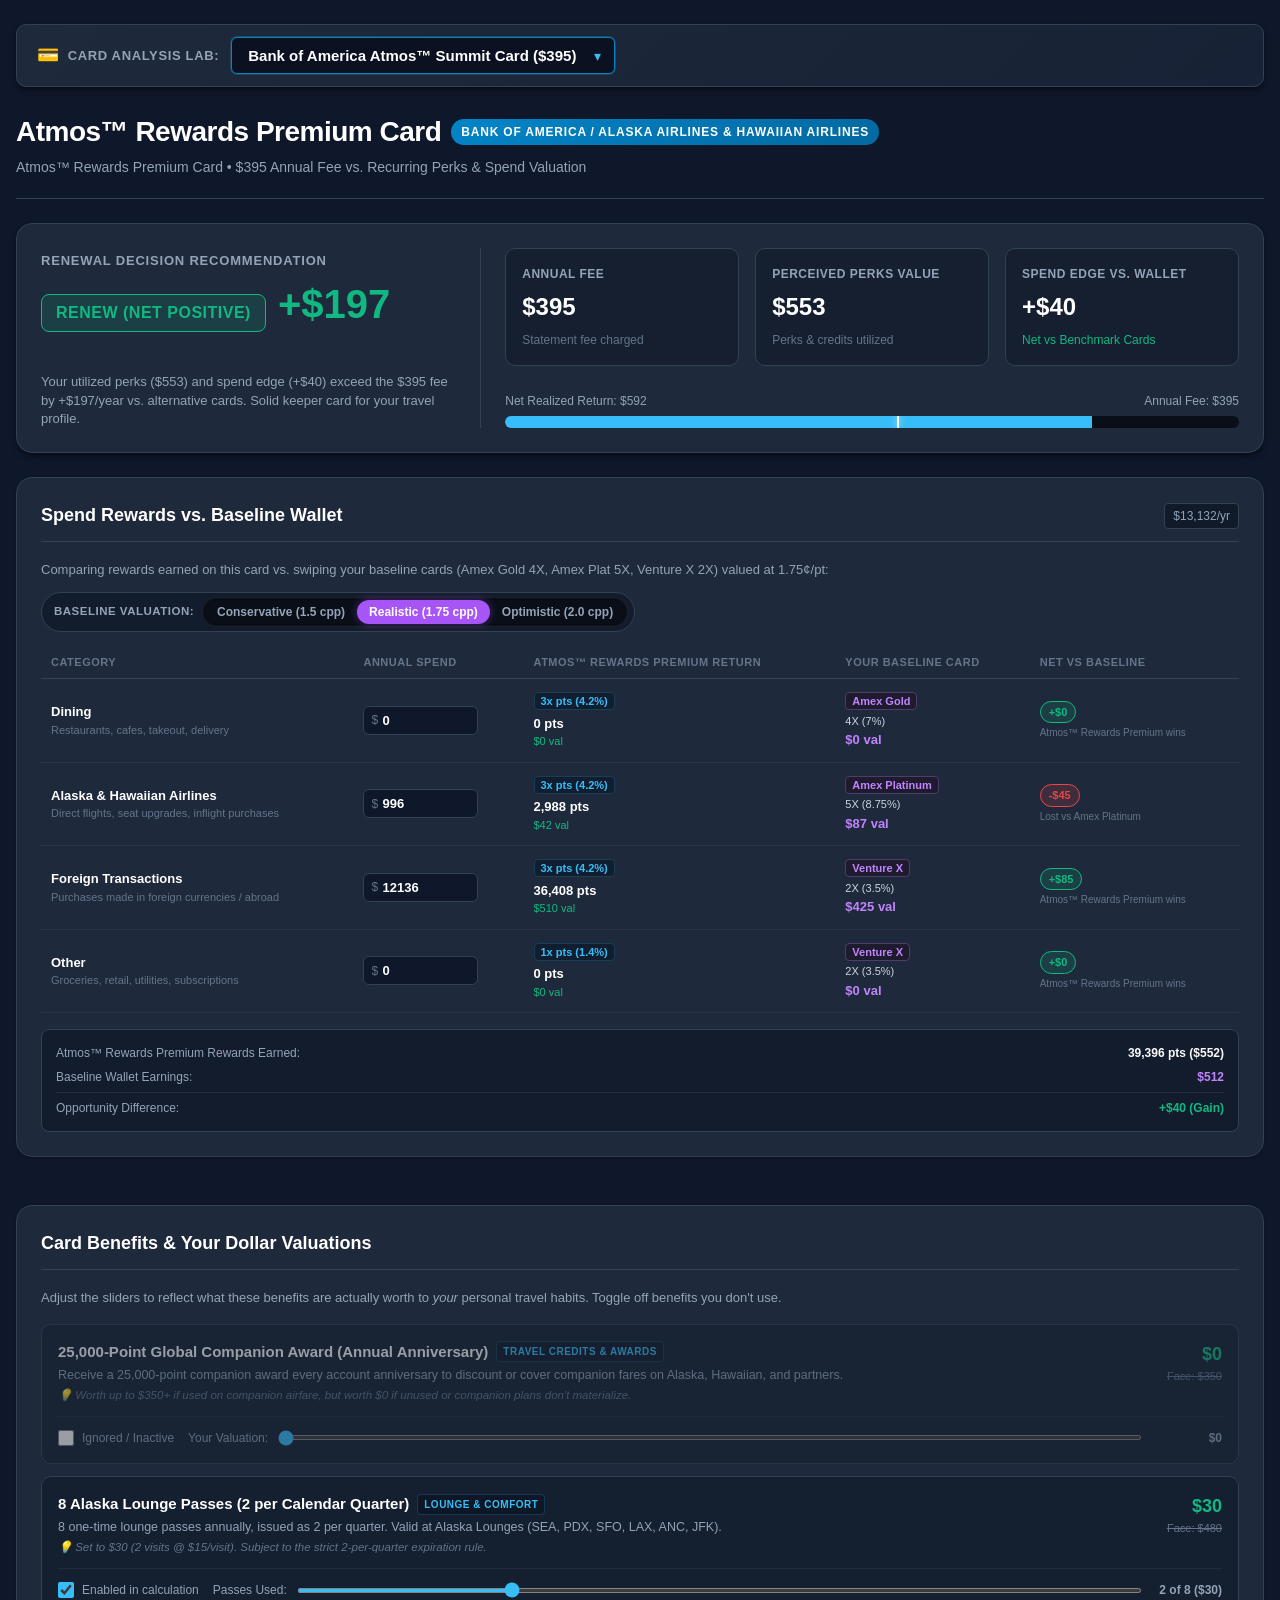
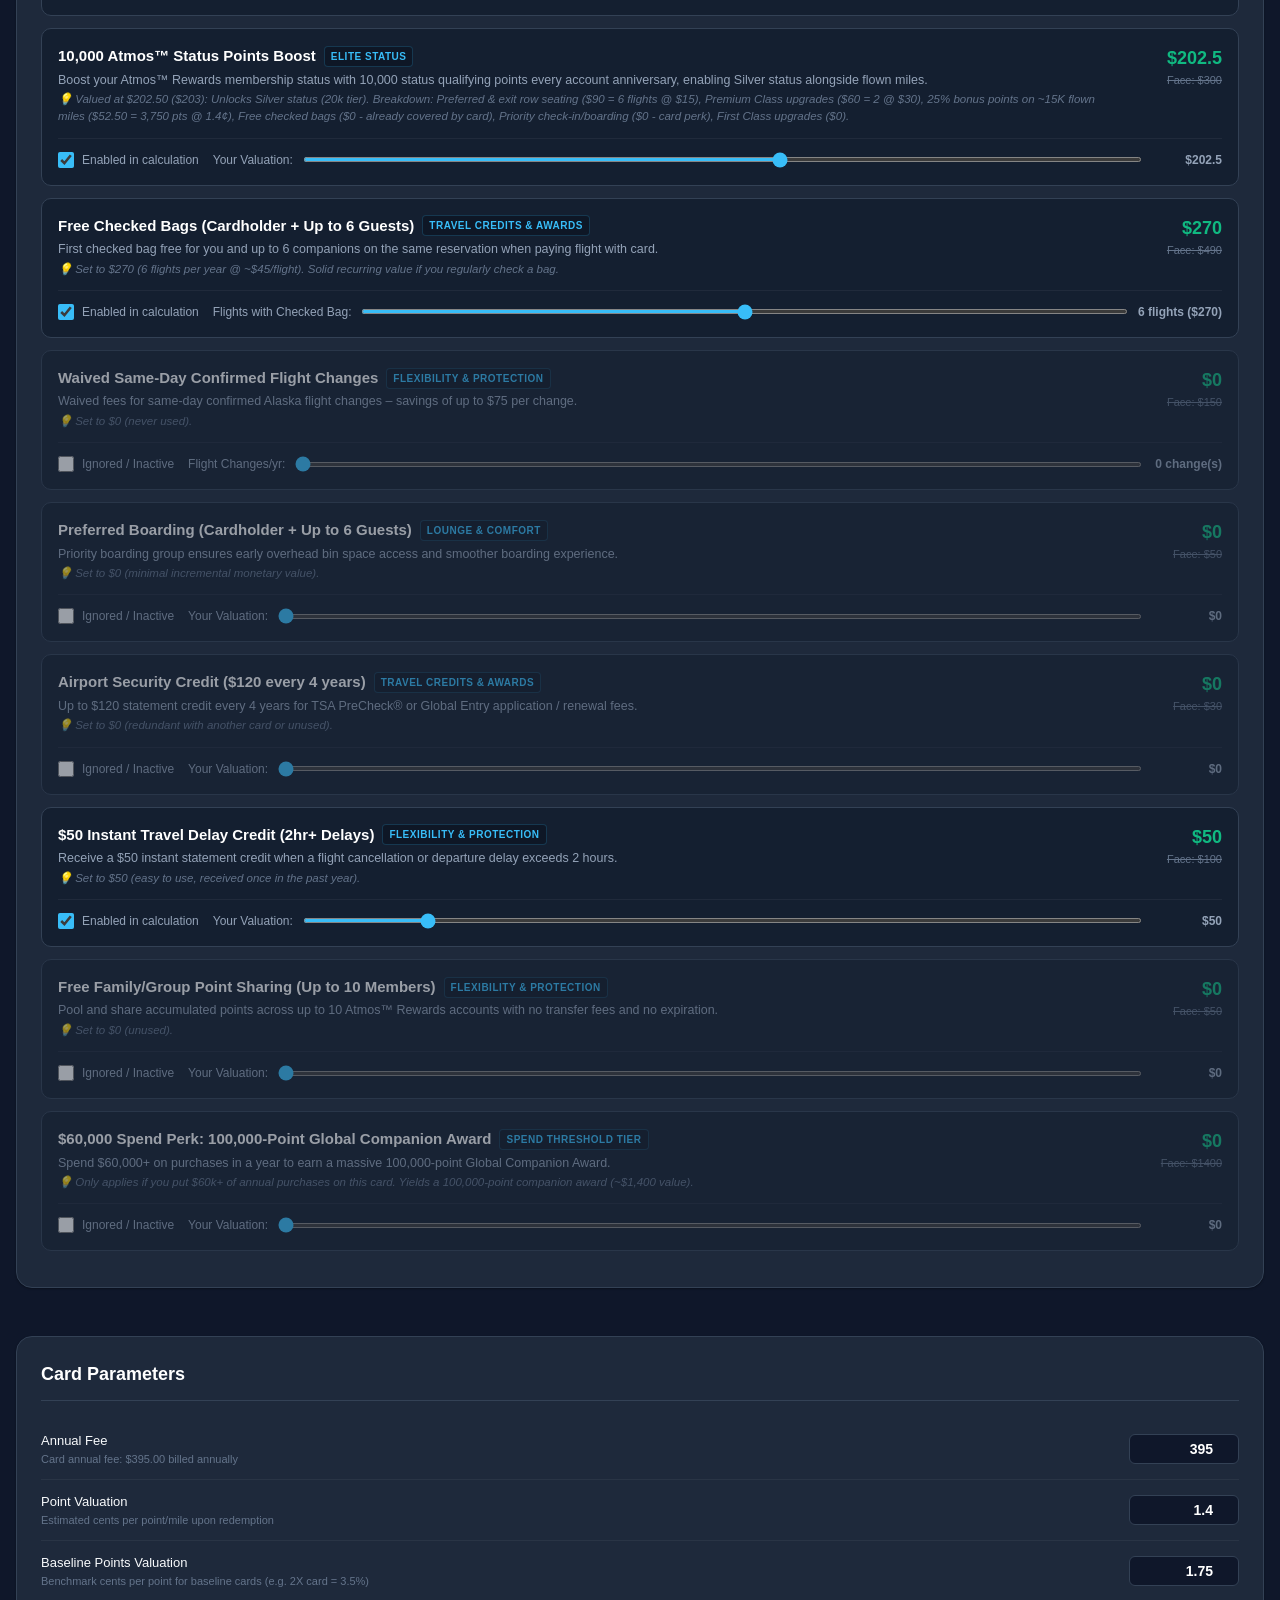
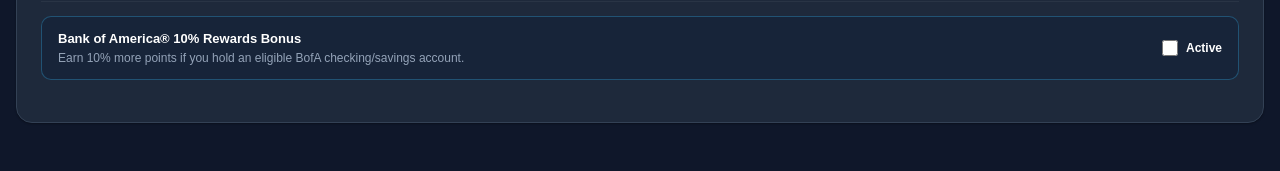
<file: index.html>
<!DOCTYPE html>
<html lang="en">
<head>
  <meta charset="UTF-8">
  <meta name="viewport" content="width=device-width, initial-scale=1.0">
  <title id="page-title">Credit Card Renewal ROI Analyzer</title>
  <link rel="stylesheet" href="styles.css">
</head>
<body>
  <div class="container">
    
    <!-- Card Selector Top Bar -->
    <nav class="card-selector-bar">
      <div class="selector-inner">
        <label for="card-selector" class="selector-label">
          <span class="selector-icon">💳</span>
          <span class="selector-title">Card Analysis Lab:</span>
        </label>
        <div class="select-wrapper">
          <select id="card-selector" class="card-select-dropdown" aria-label="Select Credit Card to Analyze">
            <!-- Populated dynamically from CARDS_REGISTRY -->
          </select>
        </div>
      </div>
    </nav>

    <!-- Top Header -->
    <header class="header">
      <div class="header-title-group">
        <h1 id="header-card-name">
          Credit Card ROI Analyzer
          <span class="badge-card" id="header-card-issuer">Issuer</span>
        </h1>
        <p class="header-subtitle" id="header-card-subtitle">
          Annual Fee vs Recurring Perks & Spend Valuation Model
        </p>
      </div>
    </header>

    <!-- Hero Verdict Banner -->
    <section class="verdict-banner">
      <div class="verdict-main">
        <div>
          <span class="verdict-label">Renewal Decision Recommendation</span>
          <div class="verdict-status">
            <span id="verdict-pill" class="verdict-pill renew">CALCULATING</span>
            <span id="verdict-amount" class="verdict-amount positive">$0</span>
          </div>
        </div>
        <p id="verdict-explanation" class="verdict-explanation">
          Calculating your net return based on perceived benefit values and spend patterns...
        </p>
      </div>

      <!-- KPI Summary Cards -->
      <div class="kpi-grid">
        <div class="kpi-card">
          <span class="kpi-title">Annual Fee</span>
          <span id="kpi-annual-fee" class="kpi-value">$0</span>
          <span class="kpi-sub" id="kpi-fee-sub">Statement fee charged</span>
        </div>

        <div class="kpi-card">
          <span class="kpi-title">Perceived Perks Value</span>
          <span id="kpi-total-benefits" class="kpi-value">$0</span>
          <span class="kpi-sub" id="kpi-benefits-sub">Perks & credits utilized</span>
        </div>

        <div class="kpi-card">
          <span class="kpi-title">Spend Edge vs. Wallet</span>
          <span id="kpi-spend-rewards" class="kpi-value">$0</span>
          <span id="kpi-spend-inc" class="kpi-sub">vs Benchmark Cards</span>
        </div>

        <!-- Progress Bar: Value vs Fee -->
        <div class="roi-bar-container">
          <div class="roi-bar-labels">
            <span id="bar-label-total">Total Return: $0</span>
            <span id="bar-label-fee">Annual Fee: $0</span>
          </div>
          <div class="roi-bar-track">
            <div id="bar-perks" class="roi-bar-fill bar-perks" style="width: 0%;"></div>
            <div id="bar-spend" class="roi-bar-fill bar-spend" style="width: 0%;"></div>
            <div id="bar-fee-marker" class="roi-marker" style="left: 0%;" title="Annual Fee Break-even Point"></div>
          </div>
        </div>
      </div>
    </section>

    <!-- Main Content: Single Column Layout -->
    <div class="main-layout">

      <!-- Section 1: Spend Rewards vs. Baseline Wallet -->
      <div class="section-card">
        <div class="section-header">
          <div class="section-title">
            <span>Spend Rewards vs. Baseline Wallet</span>
          </div>
          <span class="section-badge" id="spend-total-annual">$0/yr</span>
        </div>

        <div class="spend-controls-bar">
          <p style="font-size: 13px; color: var(--text-muted); margin-bottom: 0;" id="spend-comparison-desc">
            Comparing rewards earned on this card vs. swiping your baseline cards (Amex Gold 4X, Amex Plat 5X, Venture X 2X):
          </p>
          <div class="baseline-sensitivity-box">
            <span class="baseline-sensitivity-label">Baseline Valuation:</span>
            <div class="mode-toggle baseline-toggle-group" id="baseline-toggle-container">
              <button type="button" class="mode-btn baseline-btn" data-baseline-tier="conservative" title="Conservative valuation: 1.5¢/pt (2X = 3.0%, 4X = 6.0%, 5X = 7.5%)">Conservative (1.5 cpp)</button>
              <button type="button" class="mode-btn baseline-btn active" data-baseline-tier="realistic" title="Realistic valuation: 1.75¢/pt (2X = 3.5%, 4X = 7.0%, 5X = 8.75%)">Realistic (1.75 cpp)</button>
              <button type="button" class="mode-btn baseline-btn" data-baseline-tier="optimistic" title="Optimistic valuation: 2.0¢/pt (2X = 4.0%, 4X = 8.0%, 5X = 10.0%)">Optimistic (2.0 cpp)</button>
            </div>
          </div>
        </div>

        <table class="spend-table">
          <thead>
            <tr>
              <th>Category</th>
              <th>Annual Spend</th>
              <th id="th-card-return">Card Return</th>
              <th>Your Baseline Card</th>
              <th>Net vs Baseline</th>
            </tr>
          </thead>
          <tbody id="spend-tbody">
            <!-- Populated dynamically -->
          </tbody>
        </table>

        <div style="background:#131c2c; padding:14px; border-radius:8px; border:1px solid var(--border-color); font-size:12px; color:var(--text-muted);">
          <div style="display:flex; justify-content:space-between; margin-bottom:6px;">
            <span id="spend-rewards-label">Card Rewards Earned:</span>
            <strong id="spend-points-total" style="color:var(--text-main);">0 pts ($0)</strong>
          </div>
          <div style="display:flex; justify-content:space-between; margin-bottom:6px;">
            <span>Baseline Wallet Earnings:</span>
            <strong id="spend-baseline-total" style="color:#c084fc;">$0</strong>
          </div>
          <div style="display:flex; justify-content:space-between; padding-top:6px; border-top:1px solid rgba(255,255,255,0.08);">
            <span>Opportunity Difference:</span>
            <strong id="spend-net-advantage" style="font-weight:700;">$0</strong>
          </div>
        </div>
      </div>

      <!-- Section 2: Card Benefits & Your Dollar Valuations -->
      <div class="section-card">
        <div class="section-header">
          <div class="section-title">
            <span>Card Benefits & Your Dollar Valuations</span>
          </div>
        </div>

        <p style="font-size: 13px; color: var(--text-muted); margin-bottom: 16px;">
          Adjust the sliders to reflect what these benefits are actually worth to <em>your</em> personal travel habits. Toggle off benefits you don't use.
        </p>

        <div id="benefits-list-container">
          <!-- Populated dynamically by app.js -->
        </div>
      </div>

      <!-- Section 3: Card Parameters -->
      <div class="section-card">
        <div class="section-header">
          <div class="section-title">
            <span>Card Parameters</span>
          </div>
        </div>

        <div class="setting-row">
          <div>
            <div class="setting-label">Annual Fee</div>
            <div class="setting-subtext" id="setting-fee-subtext">Verified statement fee billed annually</div>
          </div>
          <div class="setting-control">
            <input type="number" id="input-annual-fee" value="395" step="5">
          </div>
        </div>

        <div class="setting-row">
          <div>
            <div class="setting-label" id="setting-point-label">Point Valuation</div>
            <div class="setting-subtext" id="setting-point-subtext">Estimated cents per point/mile upon redemption</div>
          </div>
          <div class="setting-control">
            <input type="number" id="input-point-val" value="1.4" step="0.1" min="0.5" max="3.0">
          </div>
        </div>

        <div class="setting-row">
          <div>
            <div class="setting-label">Baseline Points Valuation</div>
            <div class="setting-subtext" id="setting-baseline-subtext">Benchmark cents per point for baseline cards (Amex MR / Capital One miles)</div>
          </div>
          <div class="setting-control">
            <input type="number" id="input-baseline-cpp" value="1.75" step="0.05" min="0.5" max="3.0">
          </div>
        </div>

        <!-- Bank / Relationship Bonus Callout -->
        <div class="bofa-bonus-box" id="relationship-bonus-box" style="margin-top: 14px;">
          <div>
            <div class="bofa-title" id="relationship-bonus-title">Bank of America® 10% Rewards Bonus</div>
            <div class="bofa-desc" id="relationship-bonus-desc">Earn 10% more points if you hold an eligible BofA checking/savings account.</div>
          </div>
          <label class="toggle-switch">
            <input type="checkbox" id="toggle-bofa-bonus">
            <span style="color:#fff; font-weight:600;">Active</span>
          </label>
        </div>
      </div>

    </div>
  </div>

  <!-- Scripts -->
  <script src="cards-registry.js"></script>
  <script src="bofa-atmos-summit/card-data.js"></script>
  <script src="bofa-atmos-ascent/card-data.js"></script>
  <script src="citi-strata-elite/card-data.js"></script>
  <script src="app.js"></script>
</body>
</html>
</file>
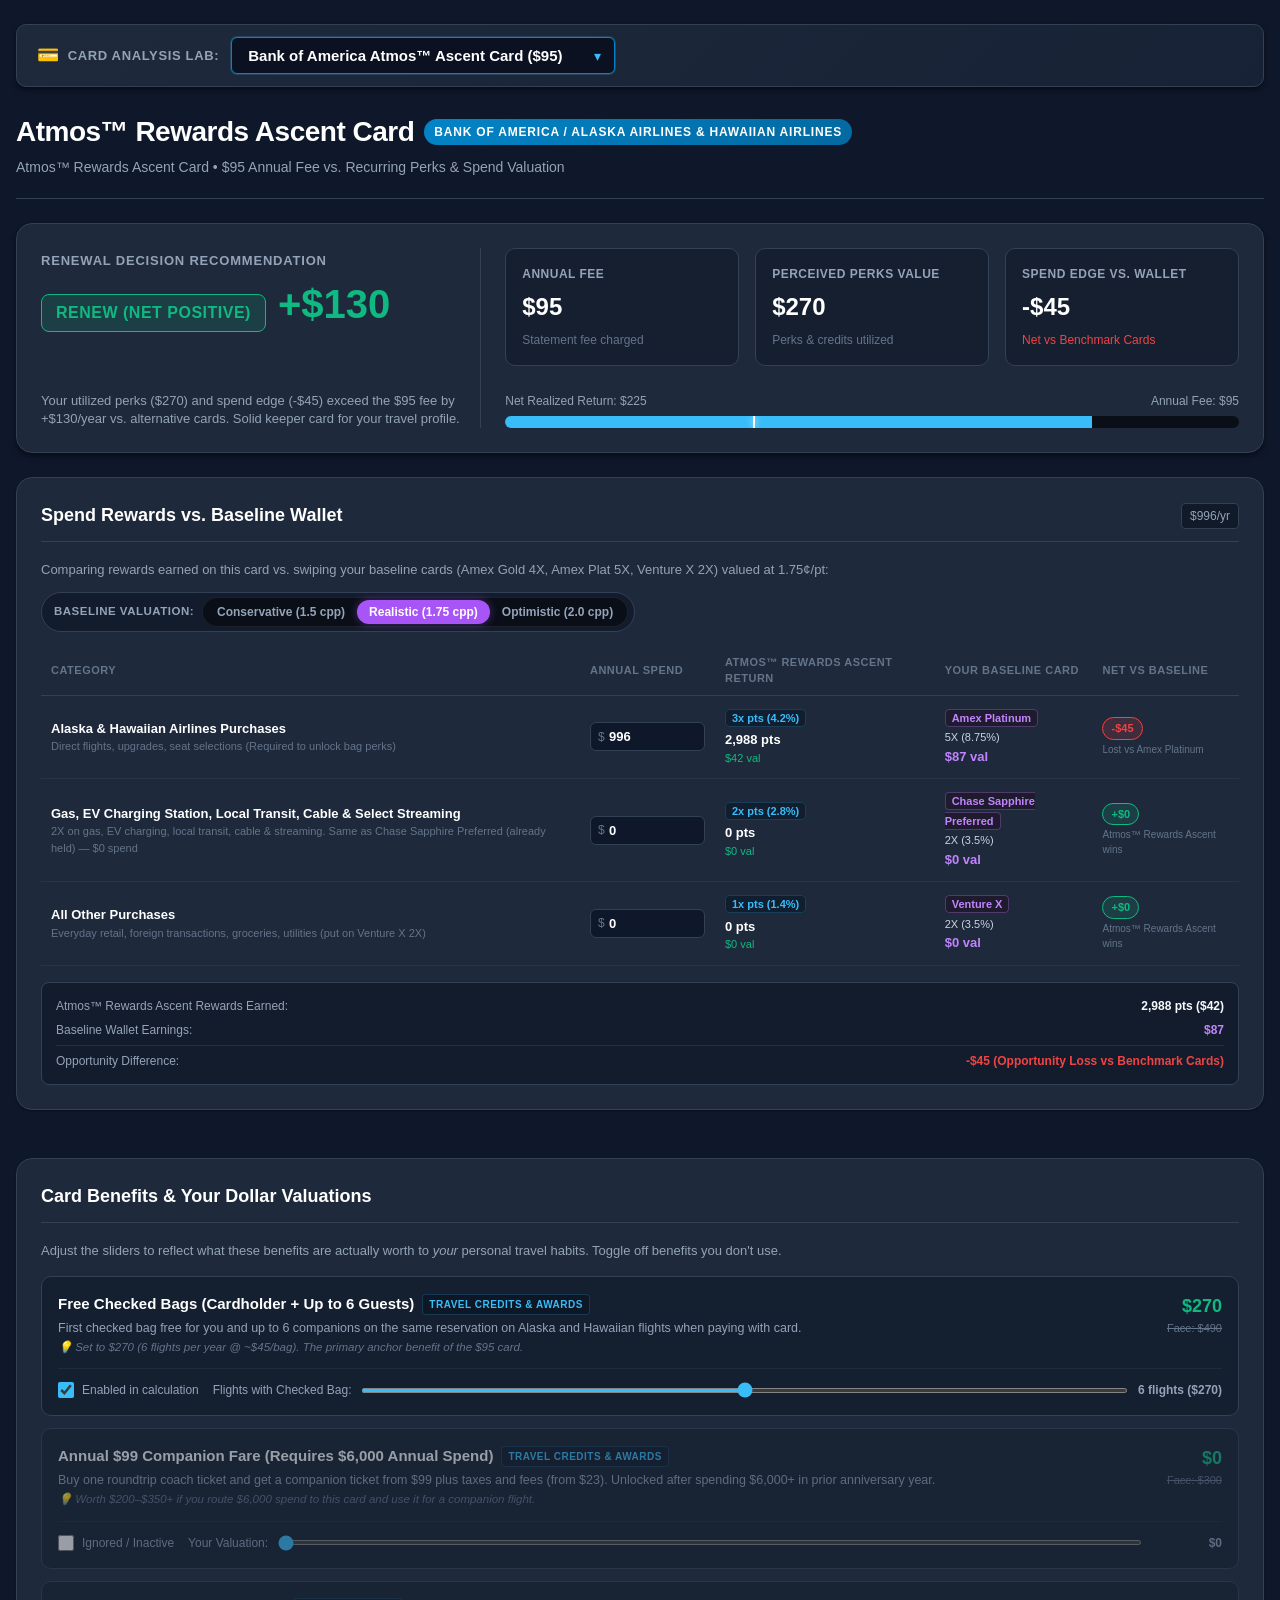
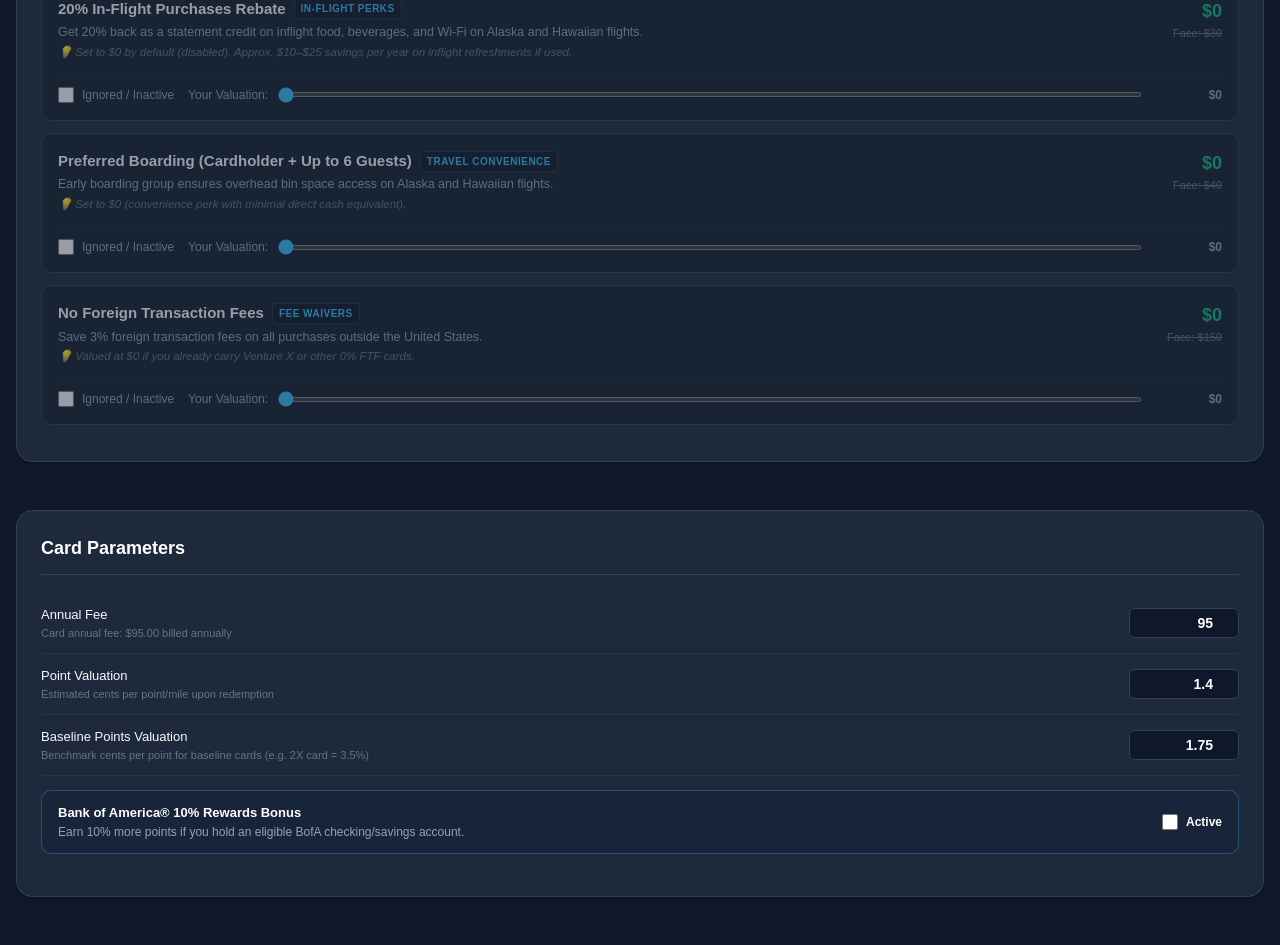
<file: bofa-atmos-ascent/index.html>
<!DOCTYPE html>
<html lang="en">
<head>
  <meta charset="UTF-8">
  <meta http-equiv="refresh" content="0; url=../index.html?card=bofa-atmos-ascent">
  <title>Redirecting to Atmos™ Ascent ROI Analysis...</title>
  <script>
    window.location.replace('../index.html?card=bofa-atmos-ascent');
  </script>
</head>
<body style="background:#0a0f1d; color:#94a3b8; font-family:sans-serif; text-align:center; padding-top:60px;">
  <h2>Loading Atmos™ Ascent Card ROI Analysis...</h2>
  <p><a href="../index.html?card=bofa-atmos-ascent" style="color:#38bdf8;">Click here if you are not redirected automatically</a>.</p>
</body>
</html>
</file>
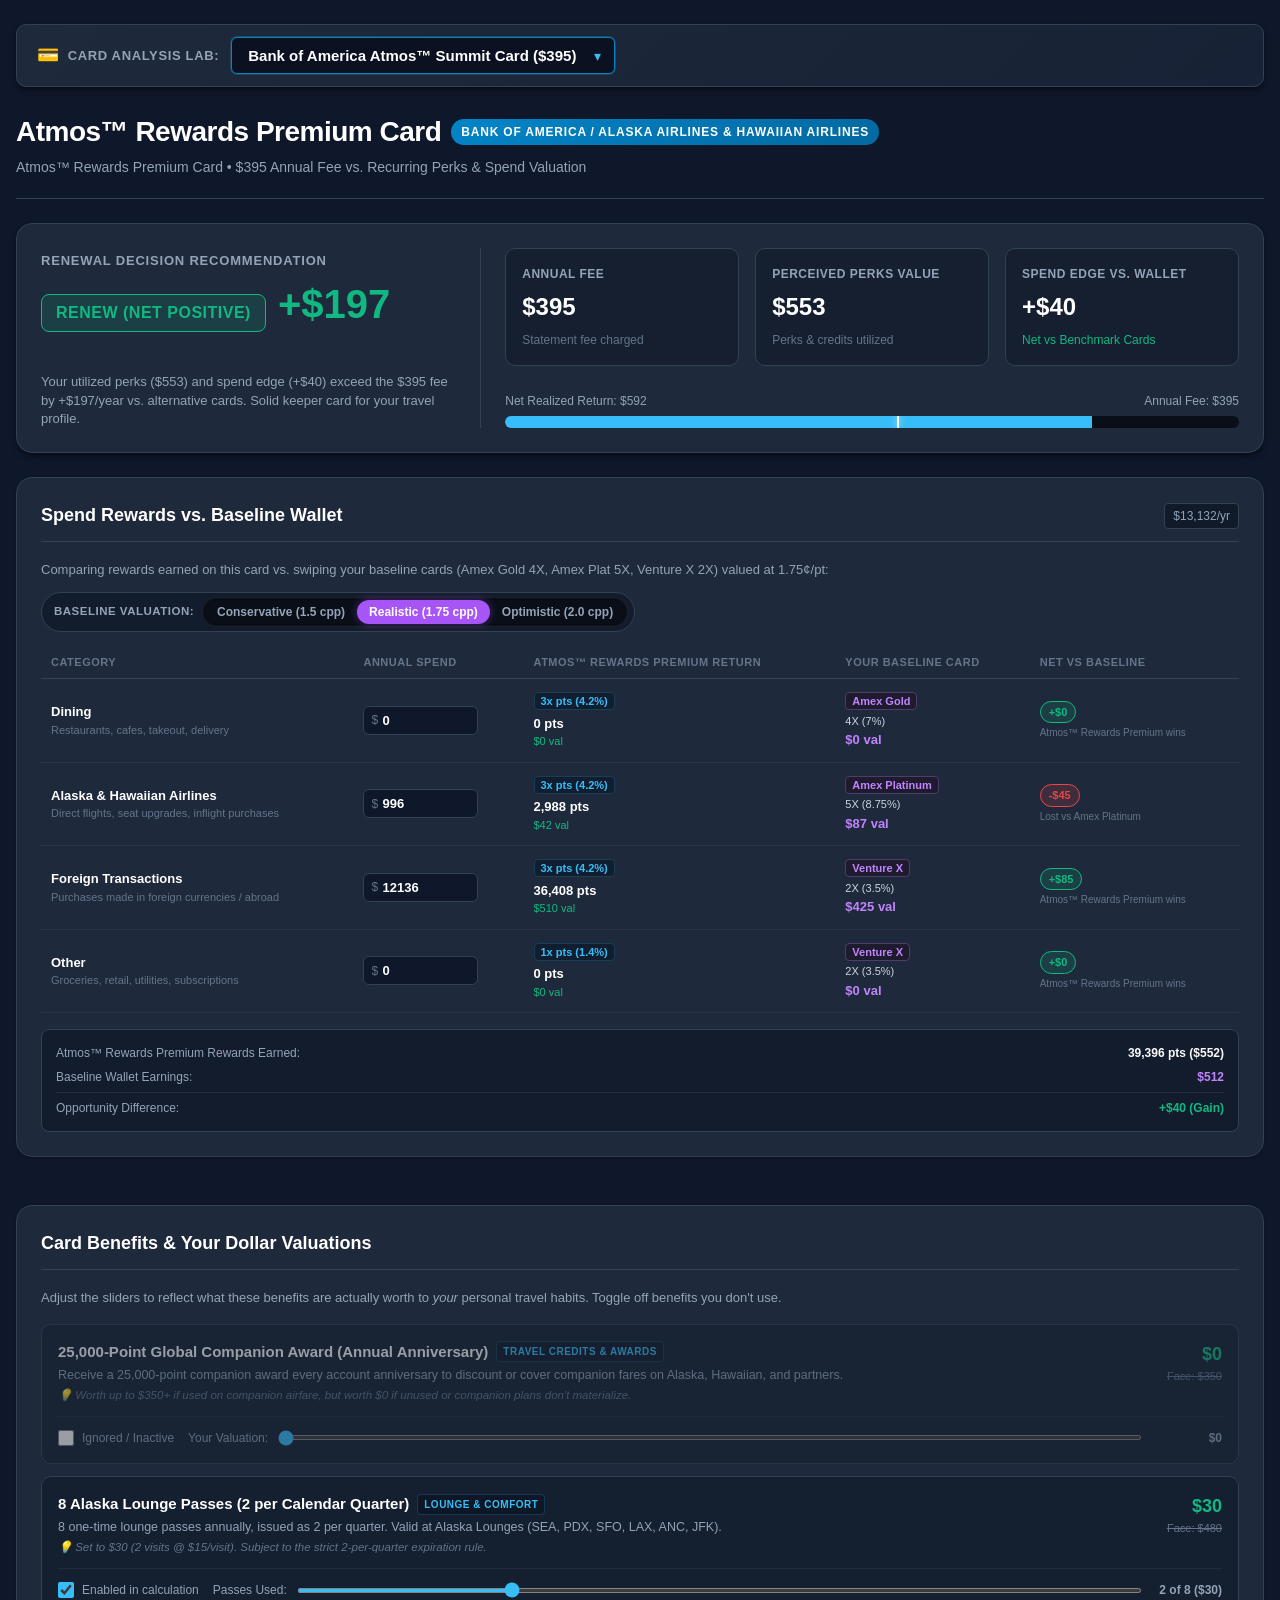
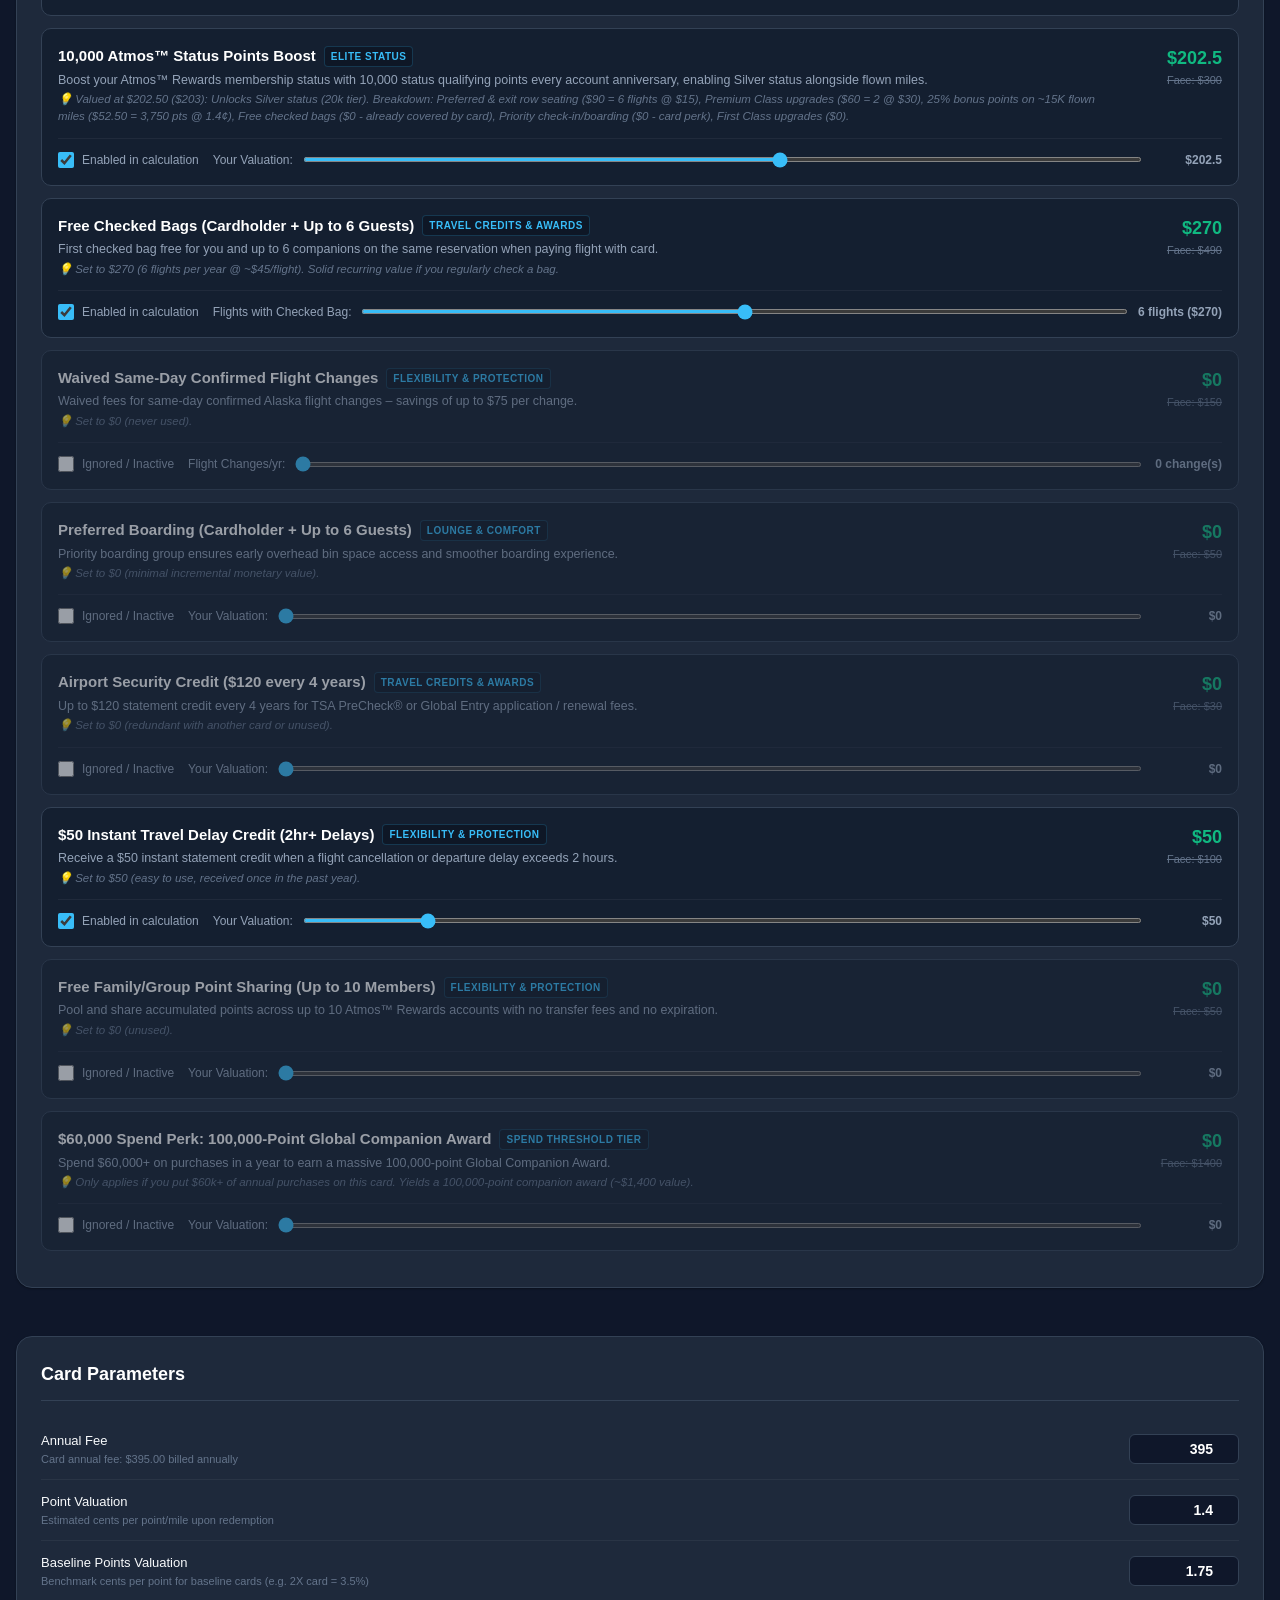
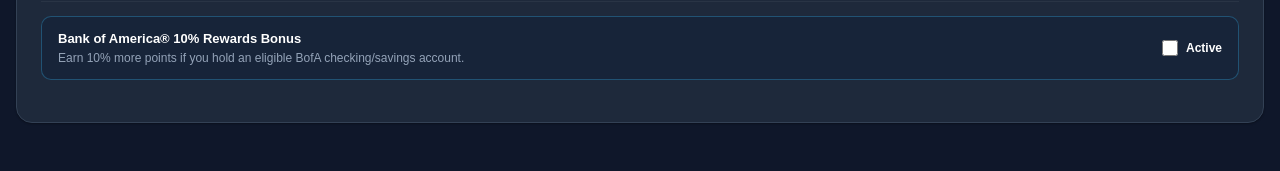
<file: bofa-atmos-summit/index.html>
<!DOCTYPE html>
<html lang="en">
<head>
  <meta charset="UTF-8">
  <meta http-equiv="refresh" content="0; url=../index.html?card=bofa-atmos-summit">
  <title>Redirecting to Atmos™ Summit ROI Analysis...</title>
  <script>
    window.location.replace('../index.html?card=bofa-atmos-summit');
  </script>
</head>
<body style="background:#0a0f1d; color:#94a3b8; font-family:sans-serif; text-align:center; padding-top:60px;">
  <h2>Loading Atmos™ Summit Card ROI Analysis...</h2>
  <p><a href="../index.html?card=bofa-atmos-summit" style="color:#38bdf8;">Click here if you are not redirected automatically</a>.</p>
</body>
</html>
</file>
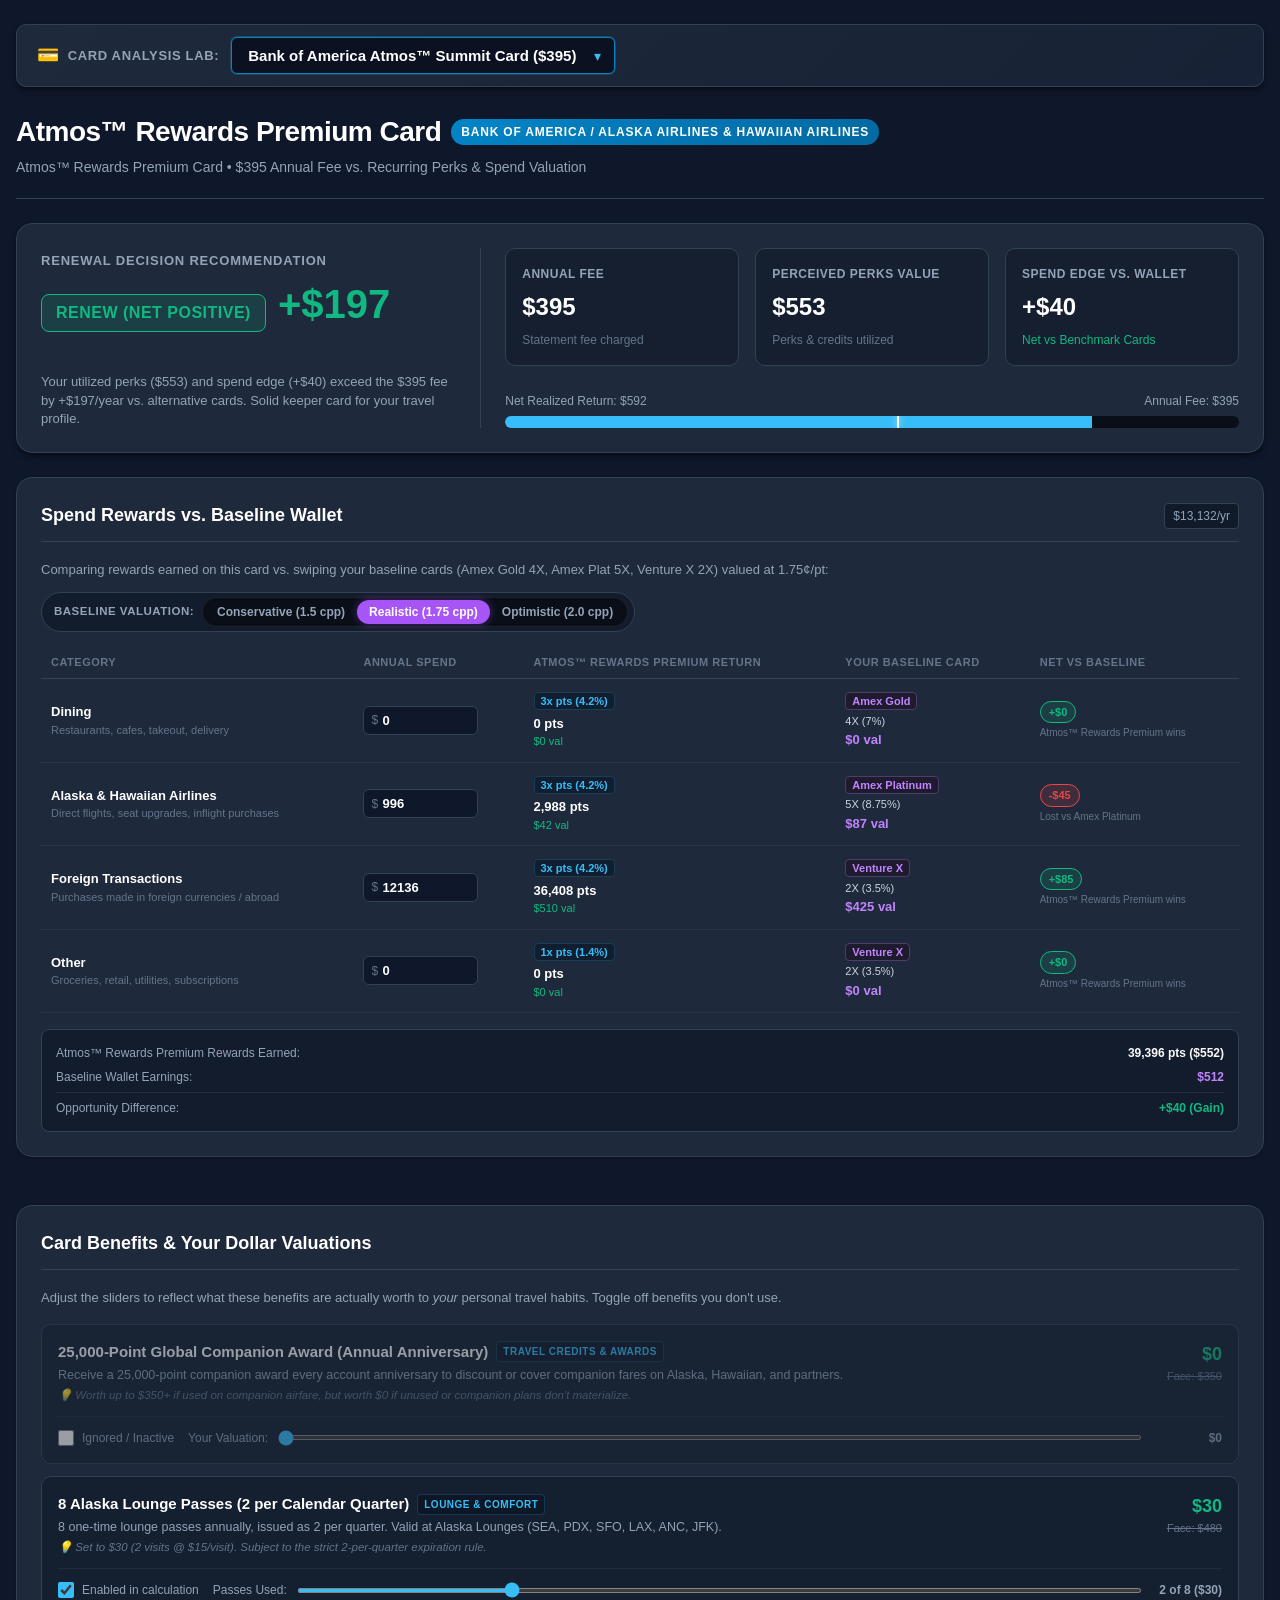
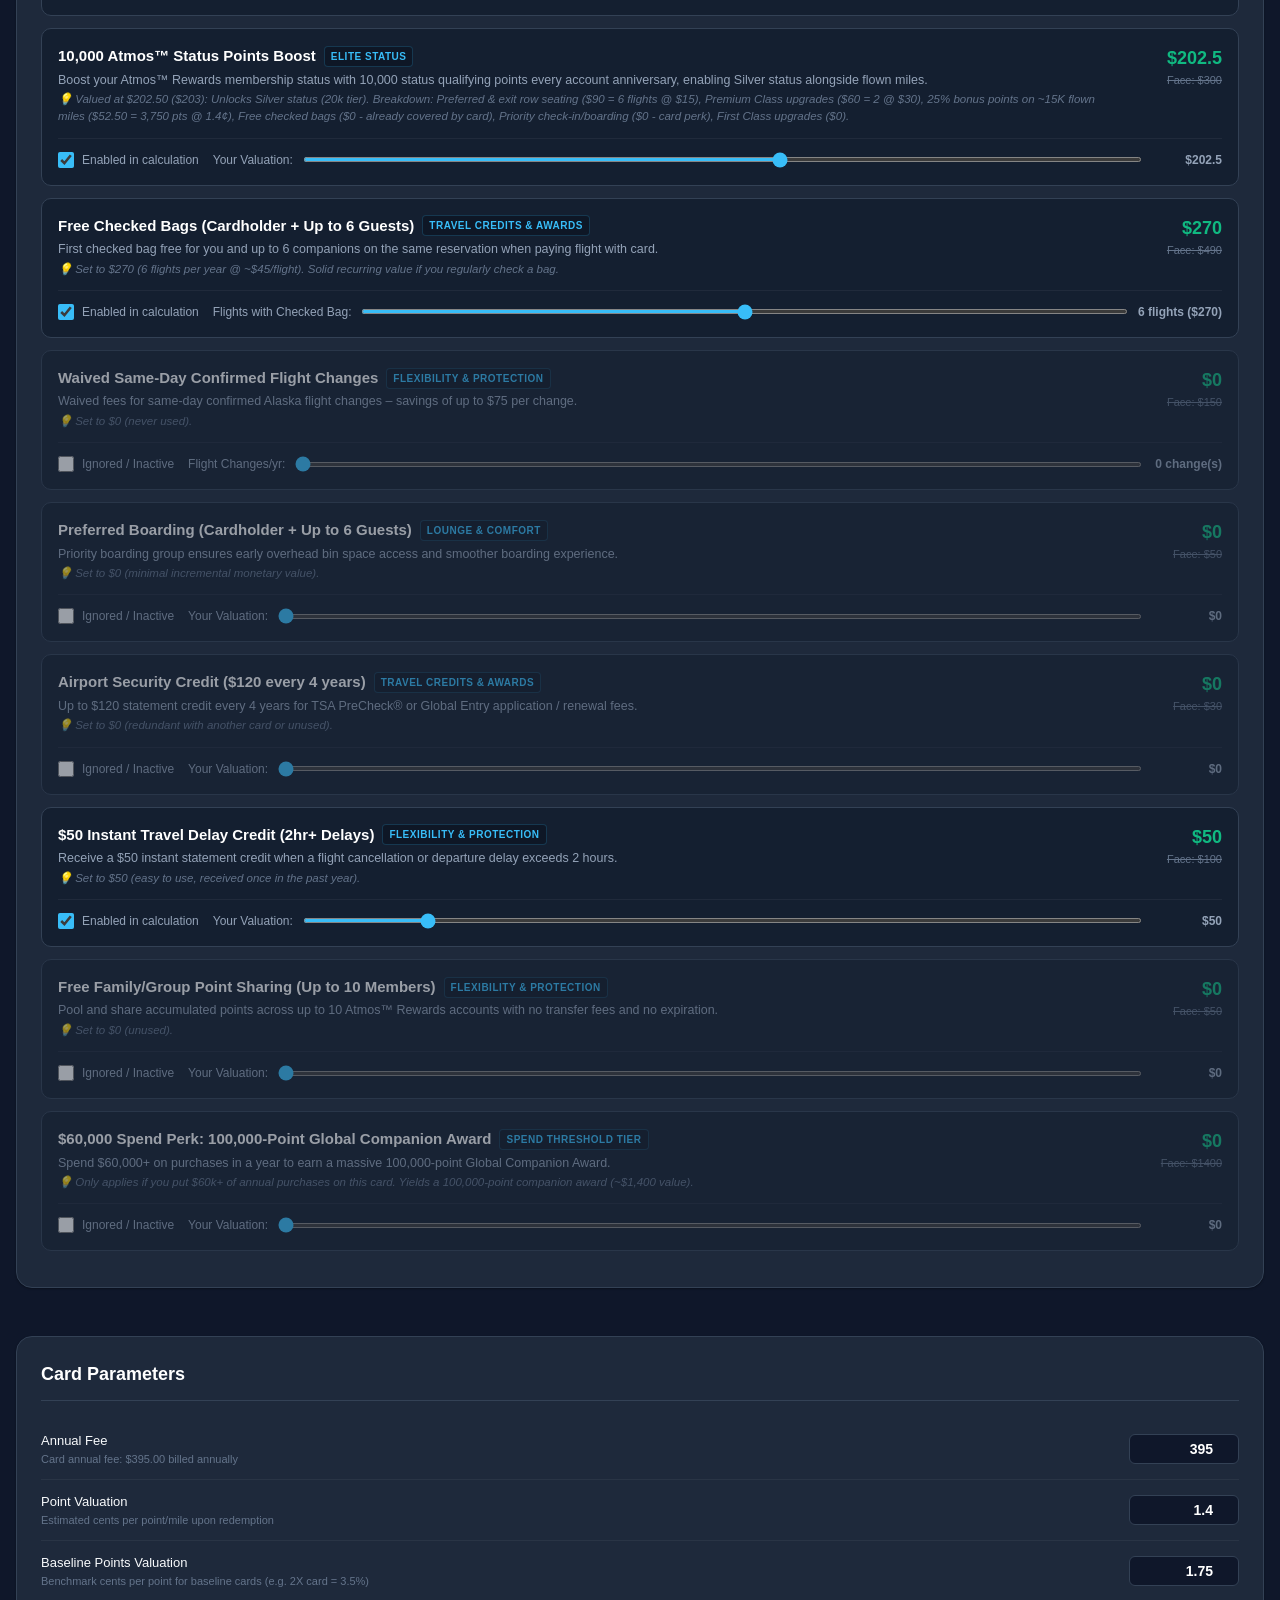
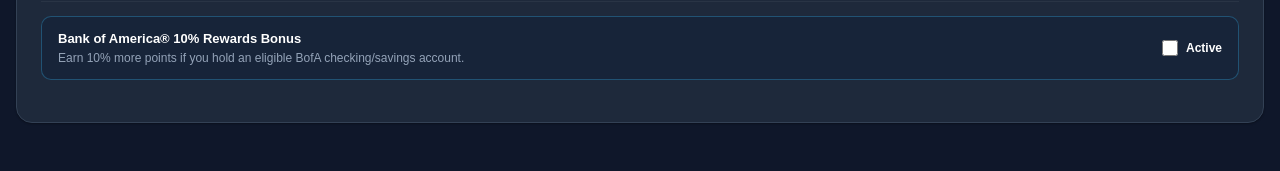
<file: card-optimizer/index.html>
<!DOCTYPE html>
<html lang="en">
<head>
  <meta charset="UTF-8">
  <meta name="viewport" content="width=device-width, initial-scale=1.0">
  <title id="page-title">Credit Card Renewal ROI Analyzer</title>
  <link rel="stylesheet" href="styles.css">
</head>
<body>
  <div class="container">
    
    <!-- Card Selector Top Bar -->
    <nav class="card-selector-bar">
      <div class="selector-inner">
        <label for="card-selector" class="selector-label">
          <span class="selector-icon">💳</span>
          <span class="selector-title">Card Analysis Lab:</span>
        </label>
        <div class="select-wrapper">
          <select id="card-selector" class="card-select-dropdown" aria-label="Select Credit Card to Analyze">
            <!-- Populated dynamically from CARDS_REGISTRY -->
          </select>
        </div>
      </div>
    </nav>

    <!-- Top Header -->
    <header class="header">
      <div class="header-title-group">
        <h1 id="header-card-name">
          Credit Card ROI Analyzer
          <span class="badge-card" id="header-card-issuer">Issuer</span>
        </h1>
        <p class="header-subtitle" id="header-card-subtitle">
          Annual Fee vs Recurring Perks & Spend Valuation Model
        </p>
      </div>
    </header>

    <!-- Hero Verdict Banner -->
    <section class="verdict-banner">
      <div class="verdict-main">
        <div>
          <span class="verdict-label">Renewal Decision Recommendation</span>
          <div class="verdict-status">
            <span id="verdict-pill" class="verdict-pill renew">CALCULATING</span>
            <span id="verdict-amount" class="verdict-amount positive">$0</span>
          </div>
        </div>
        <p id="verdict-explanation" class="verdict-explanation">
          Calculating your net return based on perceived benefit values and spend patterns...
        </p>
      </div>

      <!-- KPI Summary Cards -->
      <div class="kpi-grid">
        <div class="kpi-card">
          <span class="kpi-title">Annual Fee</span>
          <span id="kpi-annual-fee" class="kpi-value">$0</span>
          <span class="kpi-sub" id="kpi-fee-sub">Statement fee charged</span>
        </div>

        <div class="kpi-card">
          <span class="kpi-title">Perceived Perks Value</span>
          <span id="kpi-total-benefits" class="kpi-value">$0</span>
          <span class="kpi-sub" id="kpi-benefits-sub">Perks & credits utilized</span>
        </div>

        <div class="kpi-card">
          <span class="kpi-title">Spend Edge vs. Wallet</span>
          <span id="kpi-spend-rewards" class="kpi-value">$0</span>
          <span id="kpi-spend-inc" class="kpi-sub">vs Benchmark Cards</span>
        </div>

        <!-- Progress Bar: Value vs Fee -->
        <div class="roi-bar-container">
          <div class="roi-bar-labels">
            <span id="bar-label-total">Total Return: $0</span>
            <span id="bar-label-fee">Annual Fee: $0</span>
          </div>
          <div class="roi-bar-track">
            <div id="bar-perks" class="roi-bar-fill bar-perks" style="width: 0%;"></div>
            <div id="bar-spend" class="roi-bar-fill bar-spend" style="width: 0%;"></div>
            <div id="bar-fee-marker" class="roi-marker" style="left: 0%;" title="Annual Fee Break-even Point"></div>
          </div>
        </div>
      </div>
    </section>

    <!-- Main Content: Single Column Layout -->
    <div class="main-layout">

      <!-- Section 1: Spend Rewards vs. Baseline Wallet -->
      <div class="section-card">
        <div class="section-header">
          <div class="section-title">
            <span>Spend Rewards vs. Baseline Wallet</span>
          </div>
          <span class="section-badge" id="spend-total-annual">$0/yr</span>
        </div>

        <div class="spend-controls-bar">
          <p style="font-size: 13px; color: var(--text-muted); margin-bottom: 0;" id="spend-comparison-desc">
            Comparing rewards earned on this card vs. swiping your baseline cards (Amex Gold 4X, Amex Plat 5X, Venture X 2X):
          </p>
          <div class="baseline-sensitivity-box">
            <span class="baseline-sensitivity-label">Baseline Valuation:</span>
            <div class="mode-toggle baseline-toggle-group" id="baseline-toggle-container">
              <button type="button" class="mode-btn baseline-btn" data-baseline-tier="conservative" title="Conservative valuation: 1.5¢/pt (2X = 3.0%, 4X = 6.0%, 5X = 7.5%)">Conservative (1.5 cpp)</button>
              <button type="button" class="mode-btn baseline-btn active" data-baseline-tier="realistic" title="Realistic valuation: 1.75¢/pt (2X = 3.5%, 4X = 7.0%, 5X = 8.75%)">Realistic (1.75 cpp)</button>
              <button type="button" class="mode-btn baseline-btn" data-baseline-tier="optimistic" title="Optimistic valuation: 2.0¢/pt (2X = 4.0%, 4X = 8.0%, 5X = 10.0%)">Optimistic (2.0 cpp)</button>
            </div>
          </div>
        </div>

        <table class="spend-table">
          <thead>
            <tr>
              <th>Category</th>
              <th>Annual Spend</th>
              <th id="th-card-return">Card Return</th>
              <th>Your Baseline Card</th>
              <th>Net vs Baseline</th>
            </tr>
          </thead>
          <tbody id="spend-tbody">
            <!-- Populated dynamically -->
          </tbody>
        </table>

        <div style="background:#131c2c; padding:14px; border-radius:8px; border:1px solid var(--border-color); font-size:12px; color:var(--text-muted);">
          <div style="display:flex; justify-content:space-between; margin-bottom:6px;">
            <span id="spend-rewards-label">Card Rewards Earned:</span>
            <strong id="spend-points-total" style="color:var(--text-main);">0 pts ($0)</strong>
          </div>
          <div style="display:flex; justify-content:space-between; margin-bottom:6px;">
            <span>Baseline Wallet Earnings:</span>
            <strong id="spend-baseline-total" style="color:#c084fc;">$0</strong>
          </div>
          <div style="display:flex; justify-content:space-between; padding-top:6px; border-top:1px solid rgba(255,255,255,0.08);">
            <span>Opportunity Difference:</span>
            <strong id="spend-net-advantage" style="font-weight:700;">$0</strong>
          </div>
        </div>
      </div>

      <!-- Section 2: Card Benefits & Your Dollar Valuations -->
      <div class="section-card">
        <div class="section-header">
          <div class="section-title">
            <span>Card Benefits & Your Dollar Valuations</span>
          </div>
        </div>

        <p style="font-size: 13px; color: var(--text-muted); margin-bottom: 16px;">
          Adjust the sliders to reflect what these benefits are actually worth to <em>your</em> personal travel habits. Toggle off benefits you don't use.
        </p>

        <div id="benefits-list-container">
          <!-- Populated dynamically by app.js -->
        </div>
      </div>

      <!-- Section 3: Card Parameters -->
      <div class="section-card">
        <div class="section-header">
          <div class="section-title">
            <span>Card Parameters</span>
          </div>
        </div>

        <div class="setting-row">
          <div>
            <div class="setting-label">Annual Fee</div>
            <div class="setting-subtext" id="setting-fee-subtext">Verified statement fee billed annually</div>
          </div>
          <div class="setting-control">
            <input type="number" id="input-annual-fee" value="395" step="5">
          </div>
        </div>

        <div class="setting-row">
          <div>
            <div class="setting-label" id="setting-point-label">Point Valuation</div>
            <div class="setting-subtext" id="setting-point-subtext">Estimated cents per point/mile upon redemption</div>
          </div>
          <div class="setting-control">
            <input type="number" id="input-point-val" value="1.4" step="0.1" min="0.5" max="3.0">
          </div>
        </div>

        <div class="setting-row">
          <div>
            <div class="setting-label">Baseline Points Valuation</div>
            <div class="setting-subtext" id="setting-baseline-subtext">Benchmark cents per point for baseline cards (Amex MR / Capital One miles)</div>
          </div>
          <div class="setting-control">
            <input type="number" id="input-baseline-cpp" value="1.75" step="0.05" min="0.5" max="3.0">
          </div>
        </div>

        <!-- Bank / Relationship Bonus Callout -->
        <div class="bofa-bonus-box" id="relationship-bonus-box" style="margin-top: 14px;">
          <div>
            <div class="bofa-title" id="relationship-bonus-title">Bank of America® 10% Rewards Bonus</div>
            <div class="bofa-desc" id="relationship-bonus-desc">Earn 10% more points if you hold an eligible BofA checking/savings account.</div>
          </div>
          <label class="toggle-switch">
            <input type="checkbox" id="toggle-bofa-bonus">
            <span style="color:#fff; font-weight:600;">Active</span>
          </label>
        </div>
      </div>

    </div>
  </div>

  <!-- Scripts -->
  <script src="cards-registry.js"></script>
  <script src="bofa-atmos-summit/card-data.js"></script>
  <script src="bofa-atmos-ascent/card-data.js"></script>
  <script src="citi-strata-elite/card-data.js"></script>
  <script src="amex-gold/card-data.js"></script>
  <script src="app.js"></script>
</body>
</html>
</file>
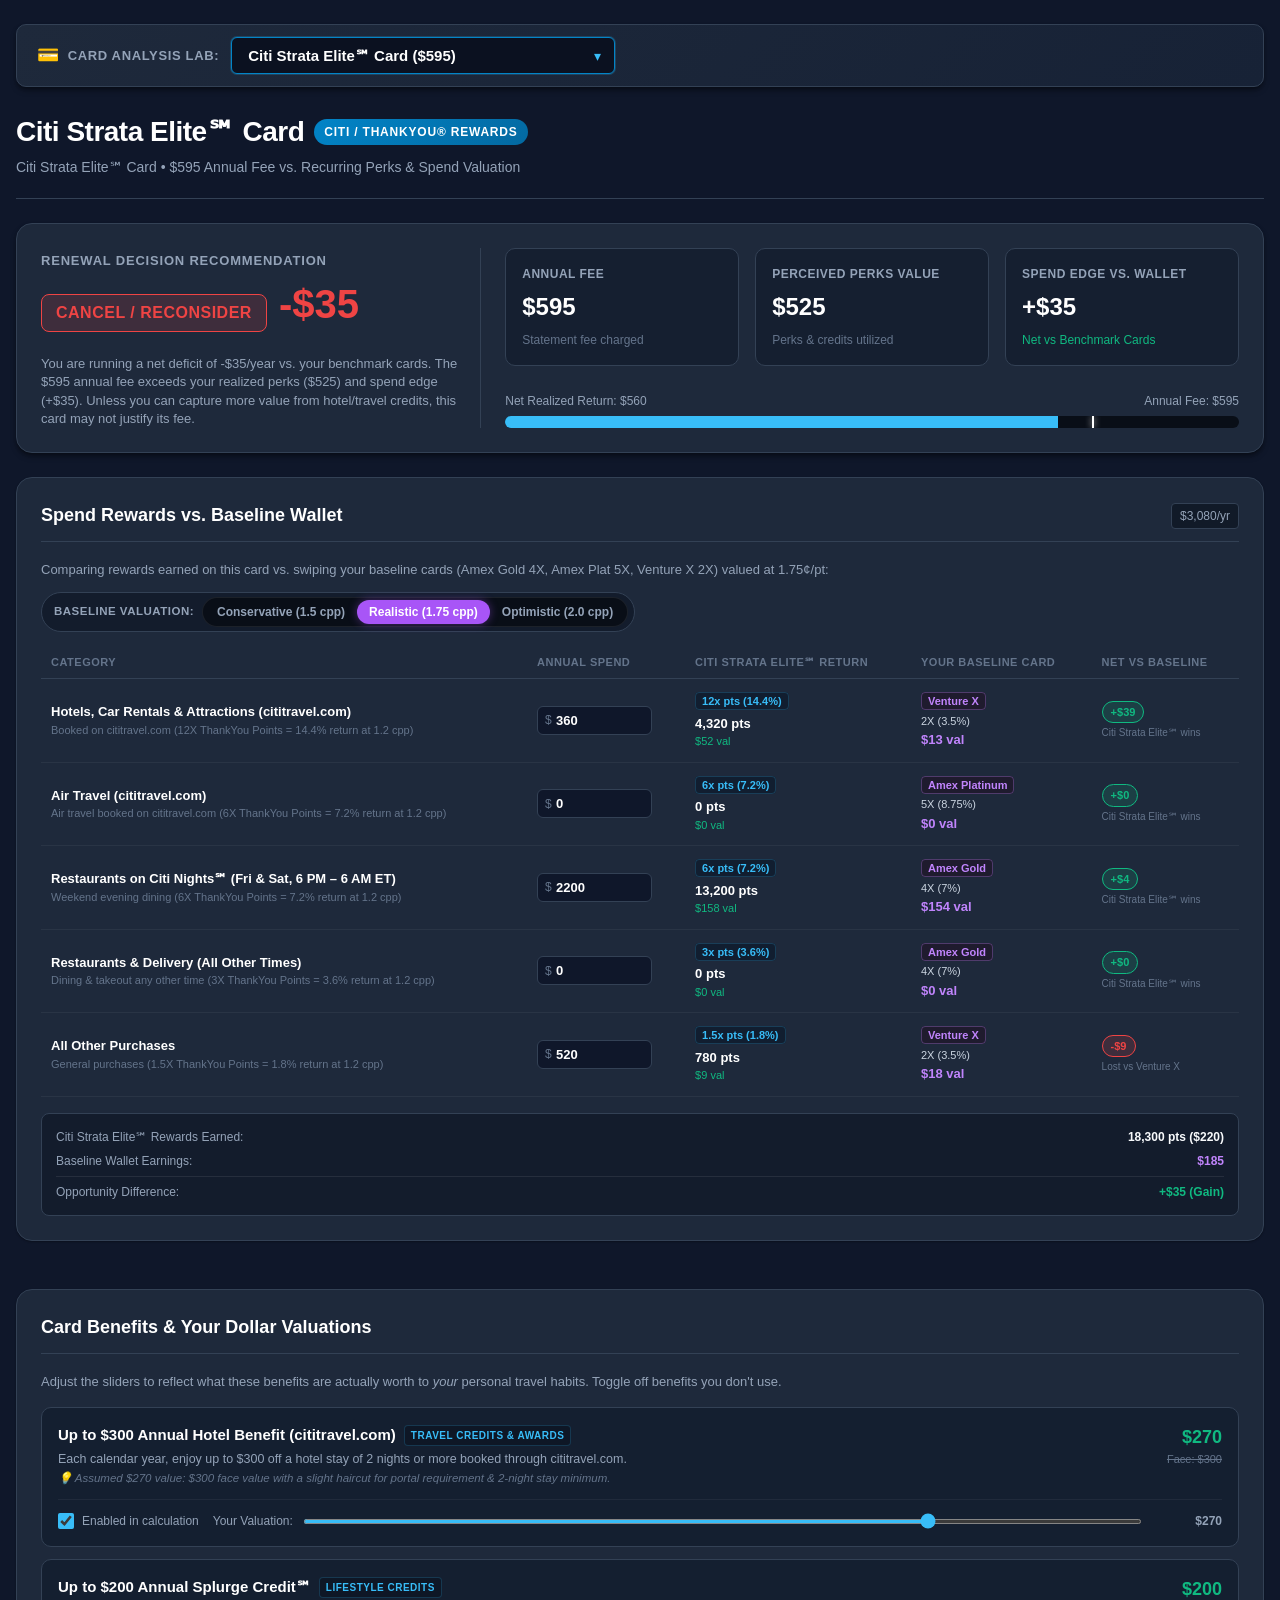
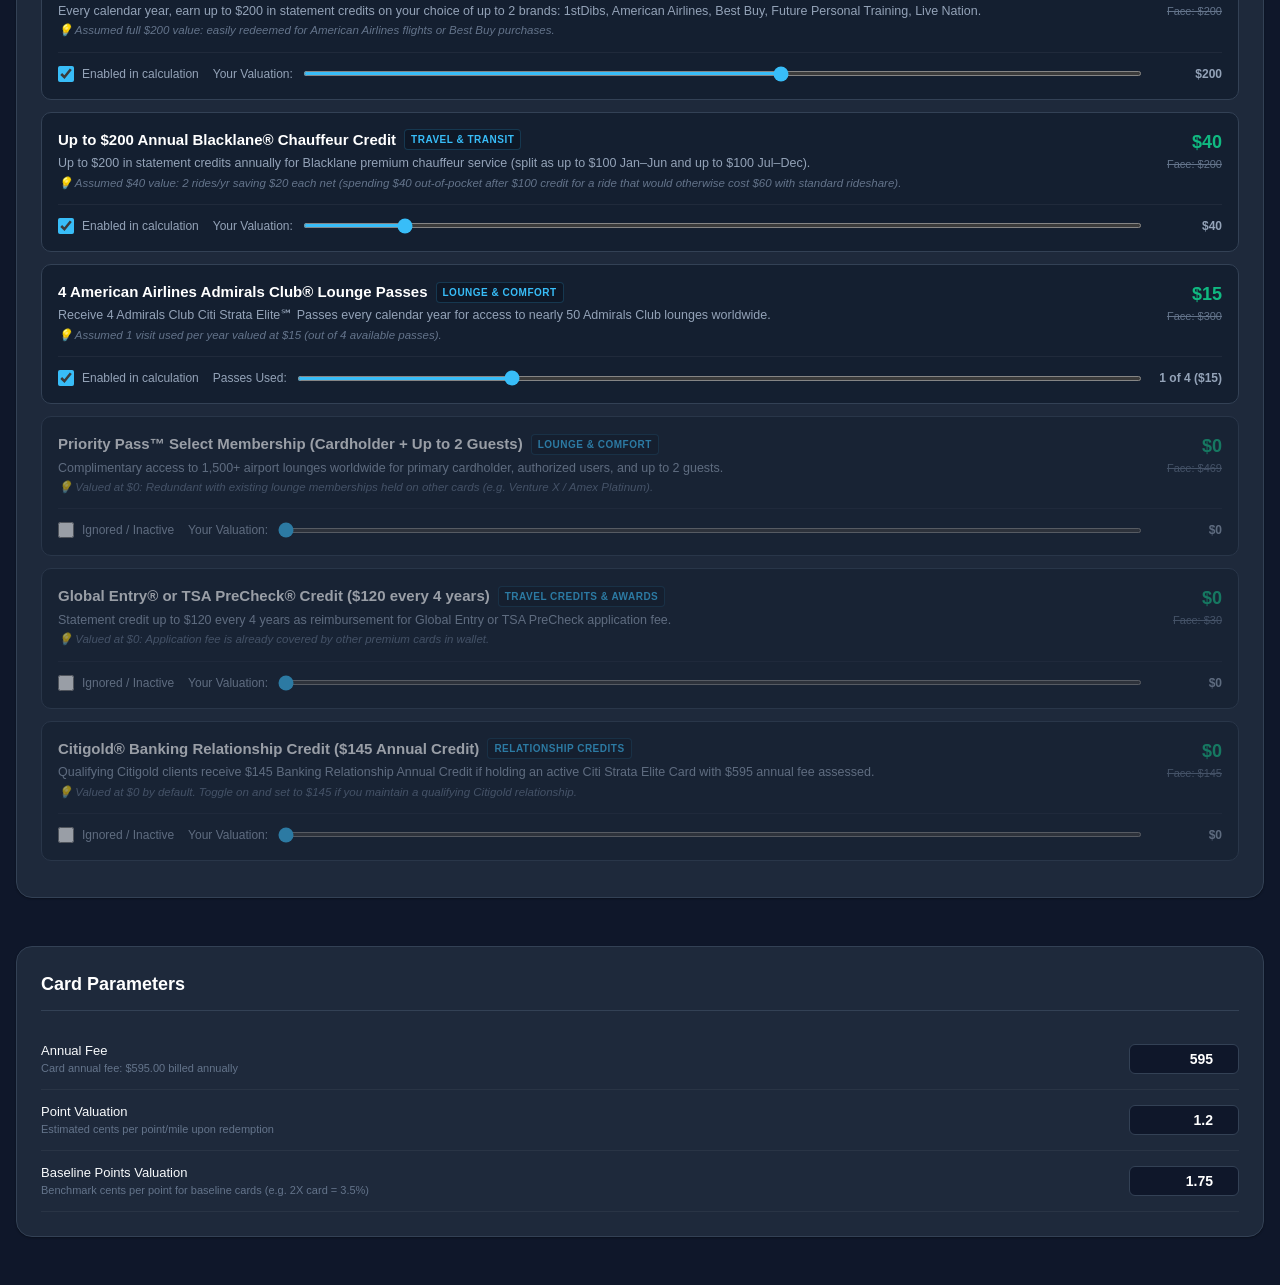
<file: citi-strata-elite/index.html>
<!DOCTYPE html>
<html lang="en">
<head>
  <meta charset="UTF-8">
  <meta http-equiv="refresh" content="0; url=../index.html?card=citi-strata-elite">
  <title>Redirecting to Citi Strata Elite℠ ROI Analysis...</title>
  <script>
    window.location.replace('../index.html?card=citi-strata-elite');
  </script>
</head>
<body style="background:#0a0f1d; color:#94a3b8; font-family:sans-serif; text-align:center; padding-top:60px;">
  <h2>Loading Citi Strata Elite℠ Card ROI Analysis...</h2>
  <p><a href="../index.html?card=citi-strata-elite" style="color:#38bdf8;">Click here if you are not redirected automatically</a>.</p>
</body>
</html>
</file>
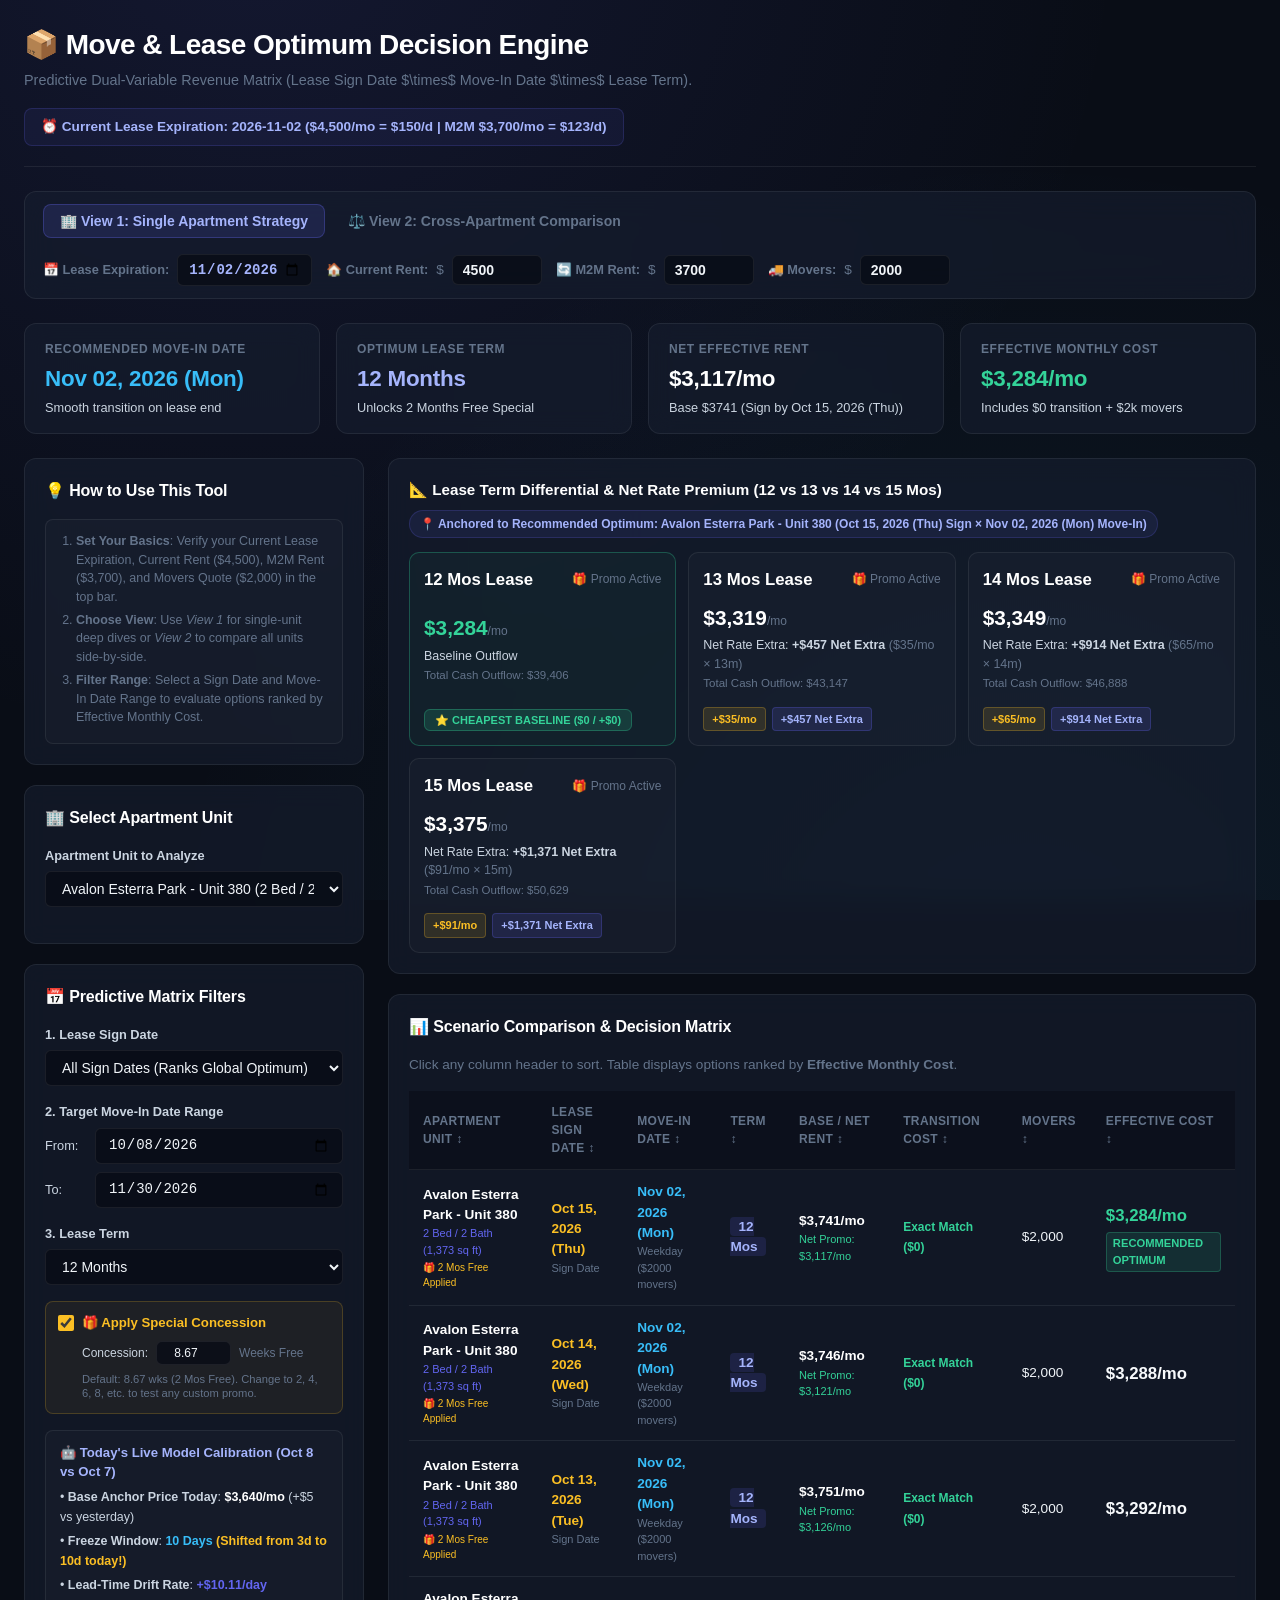
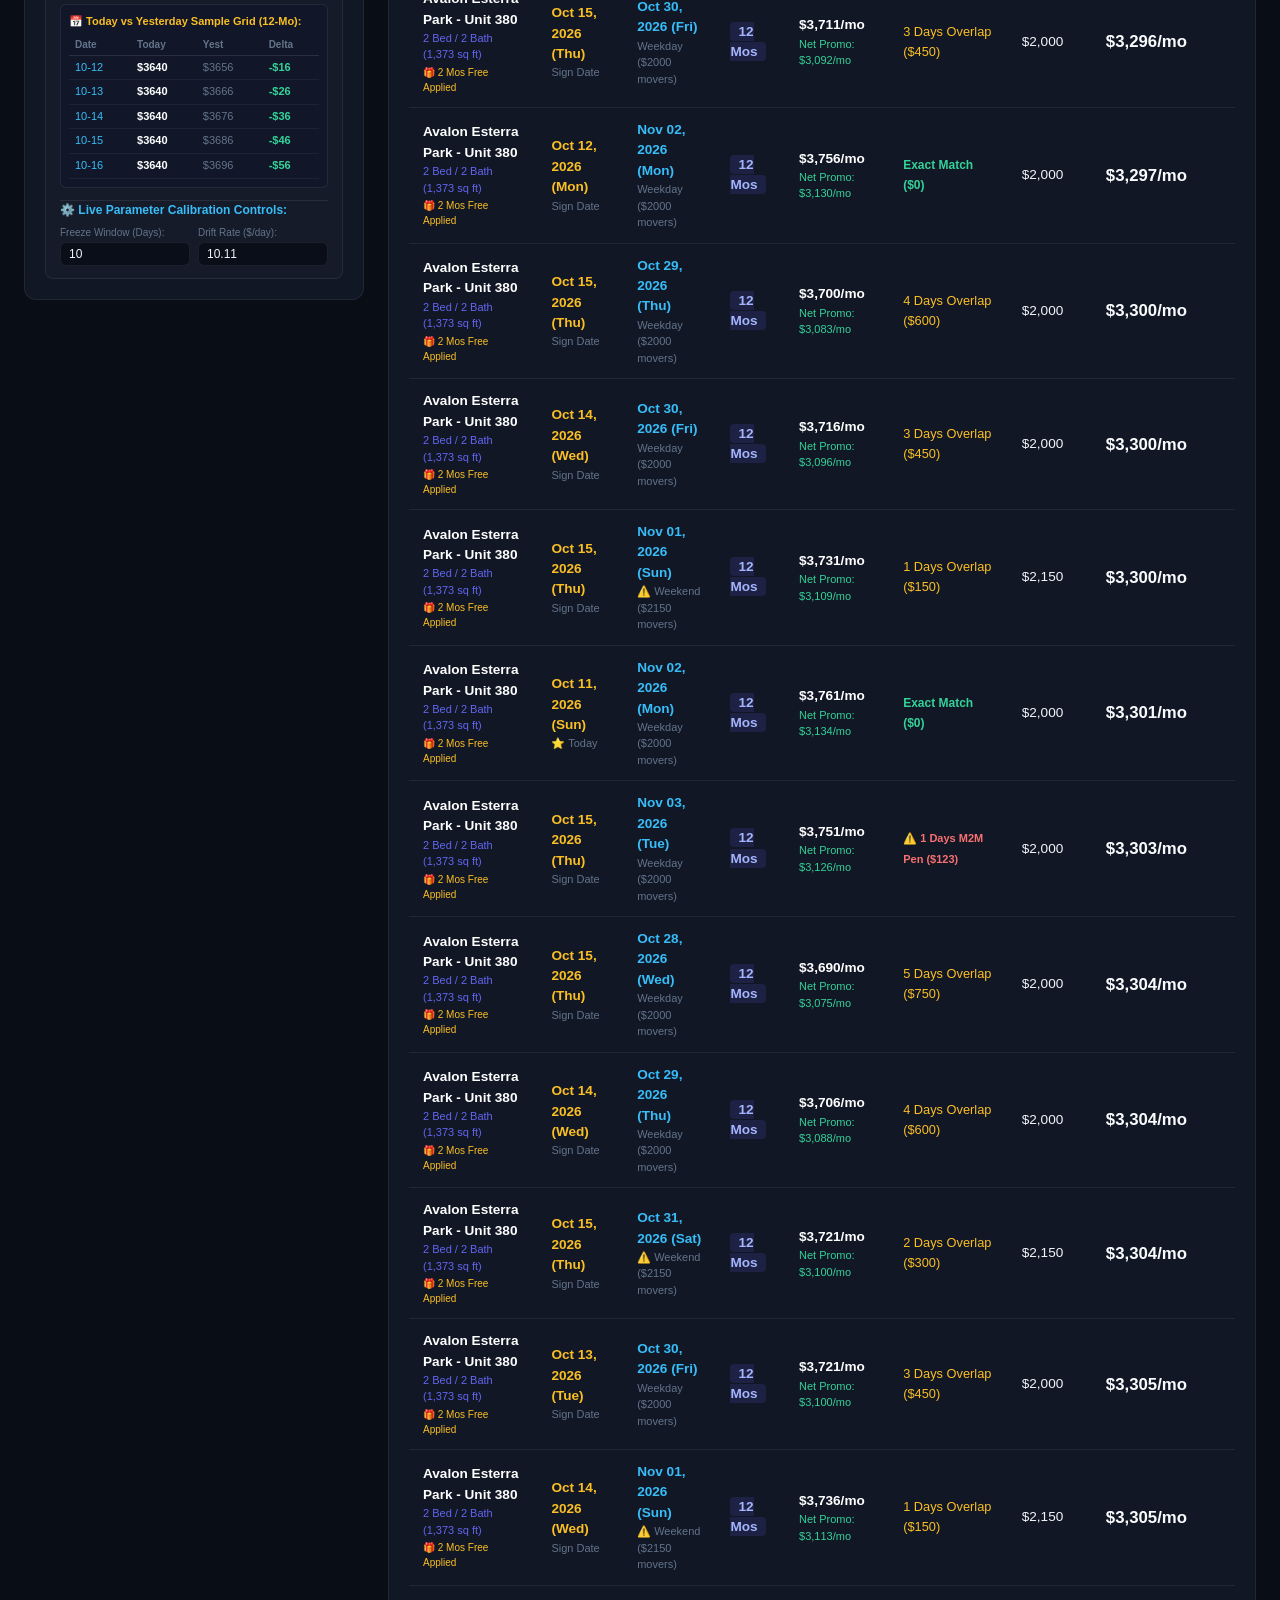
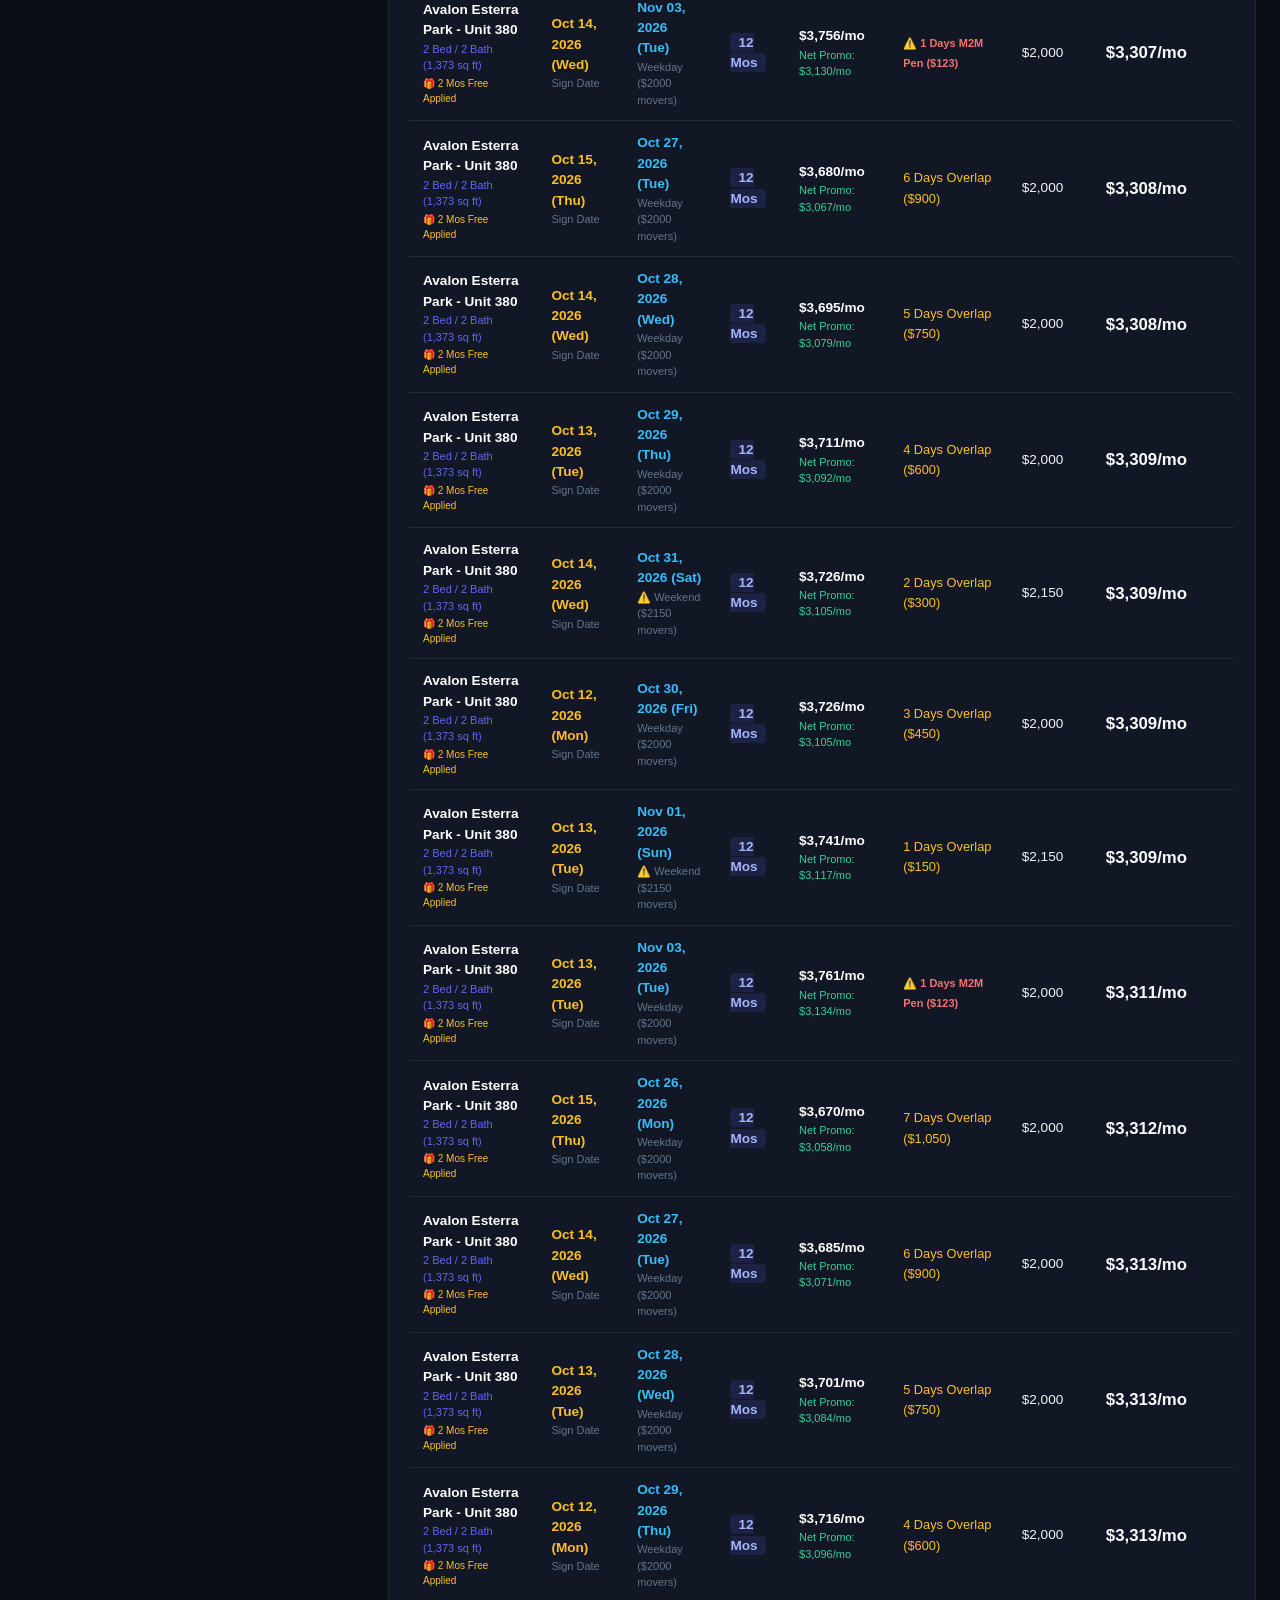
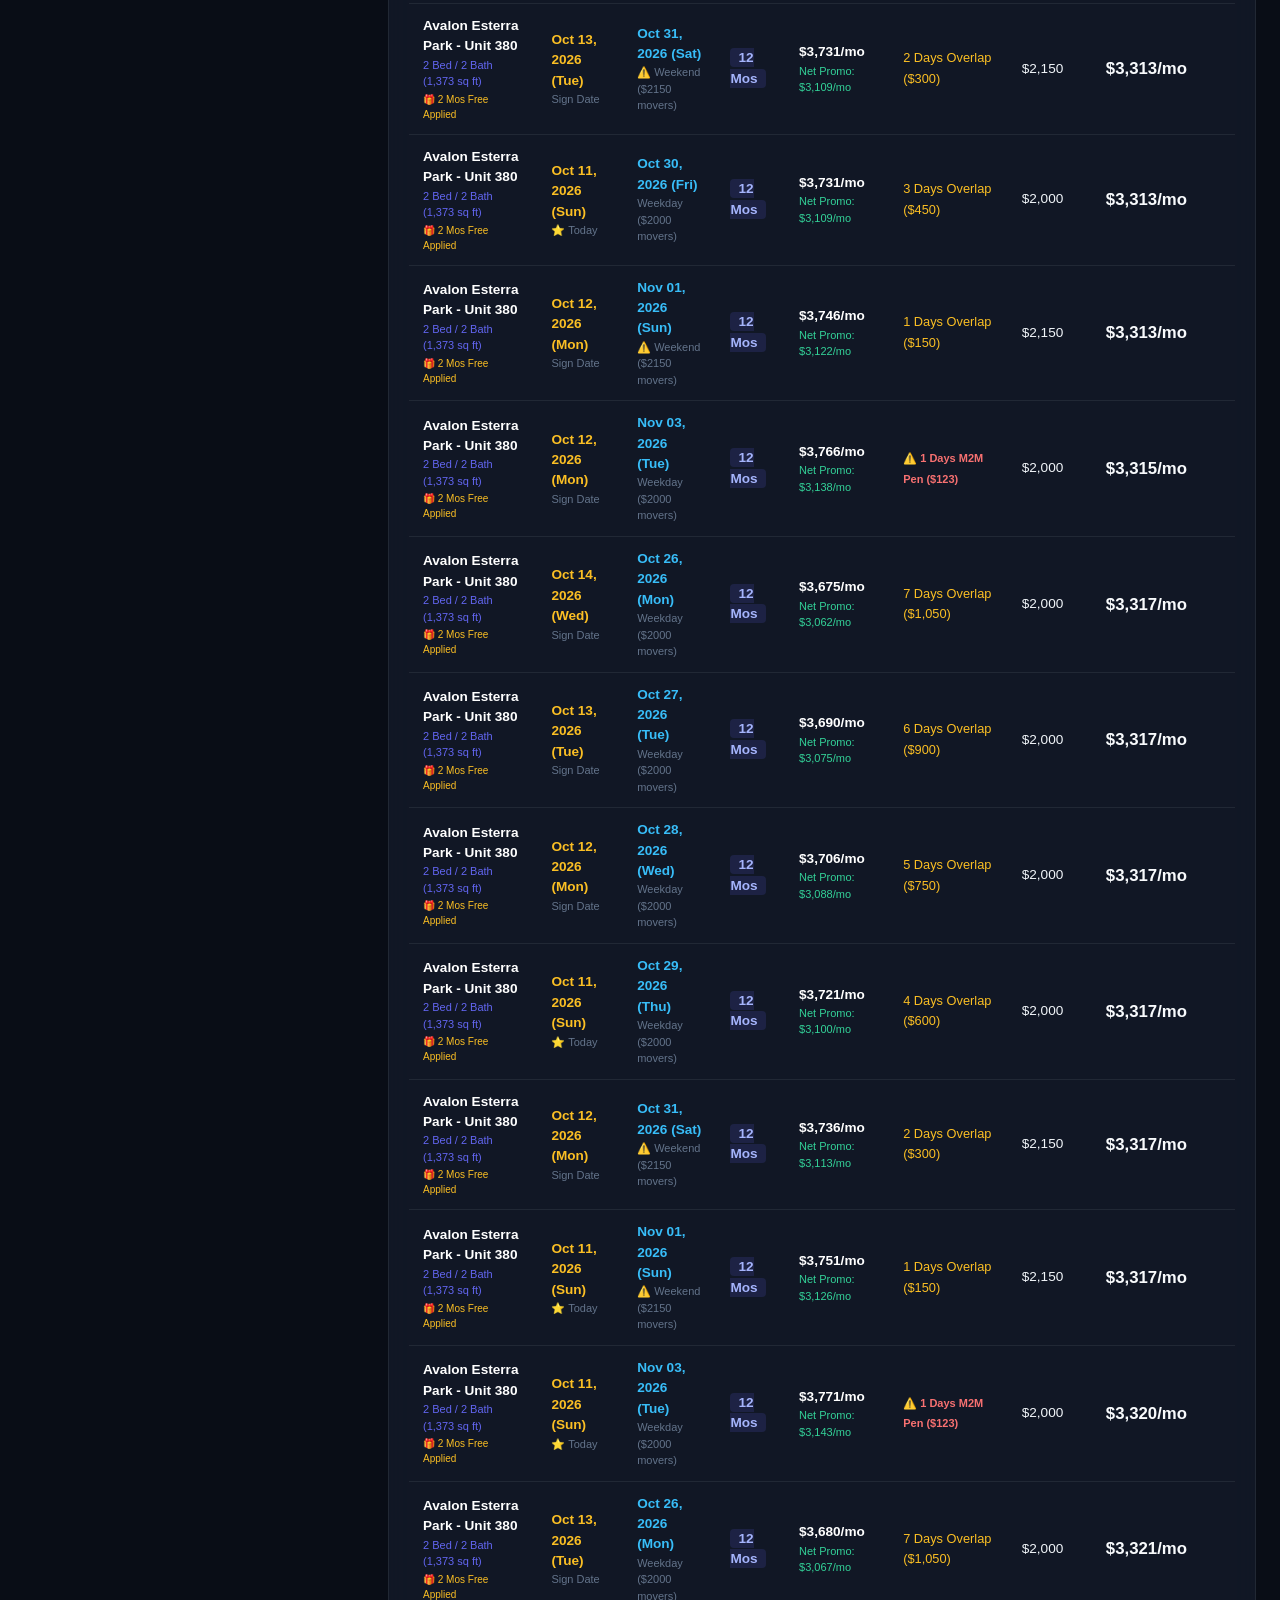
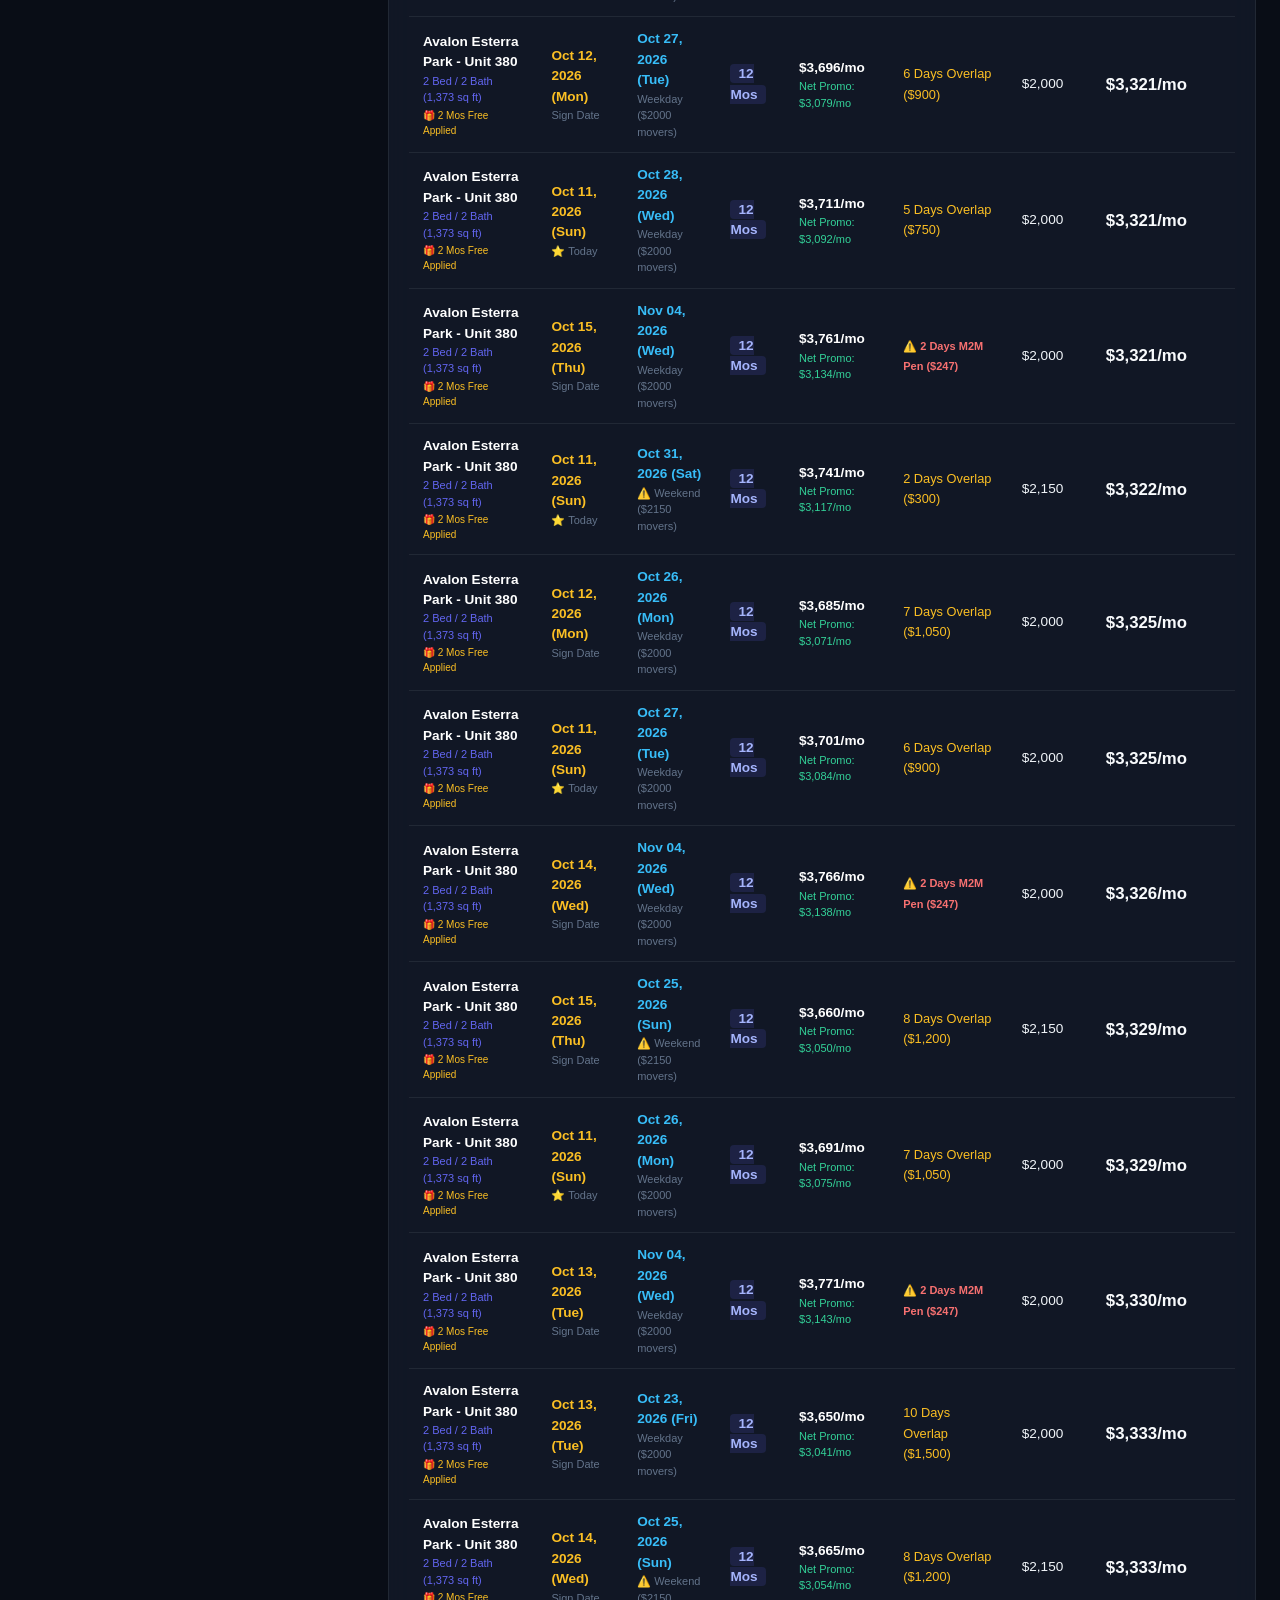
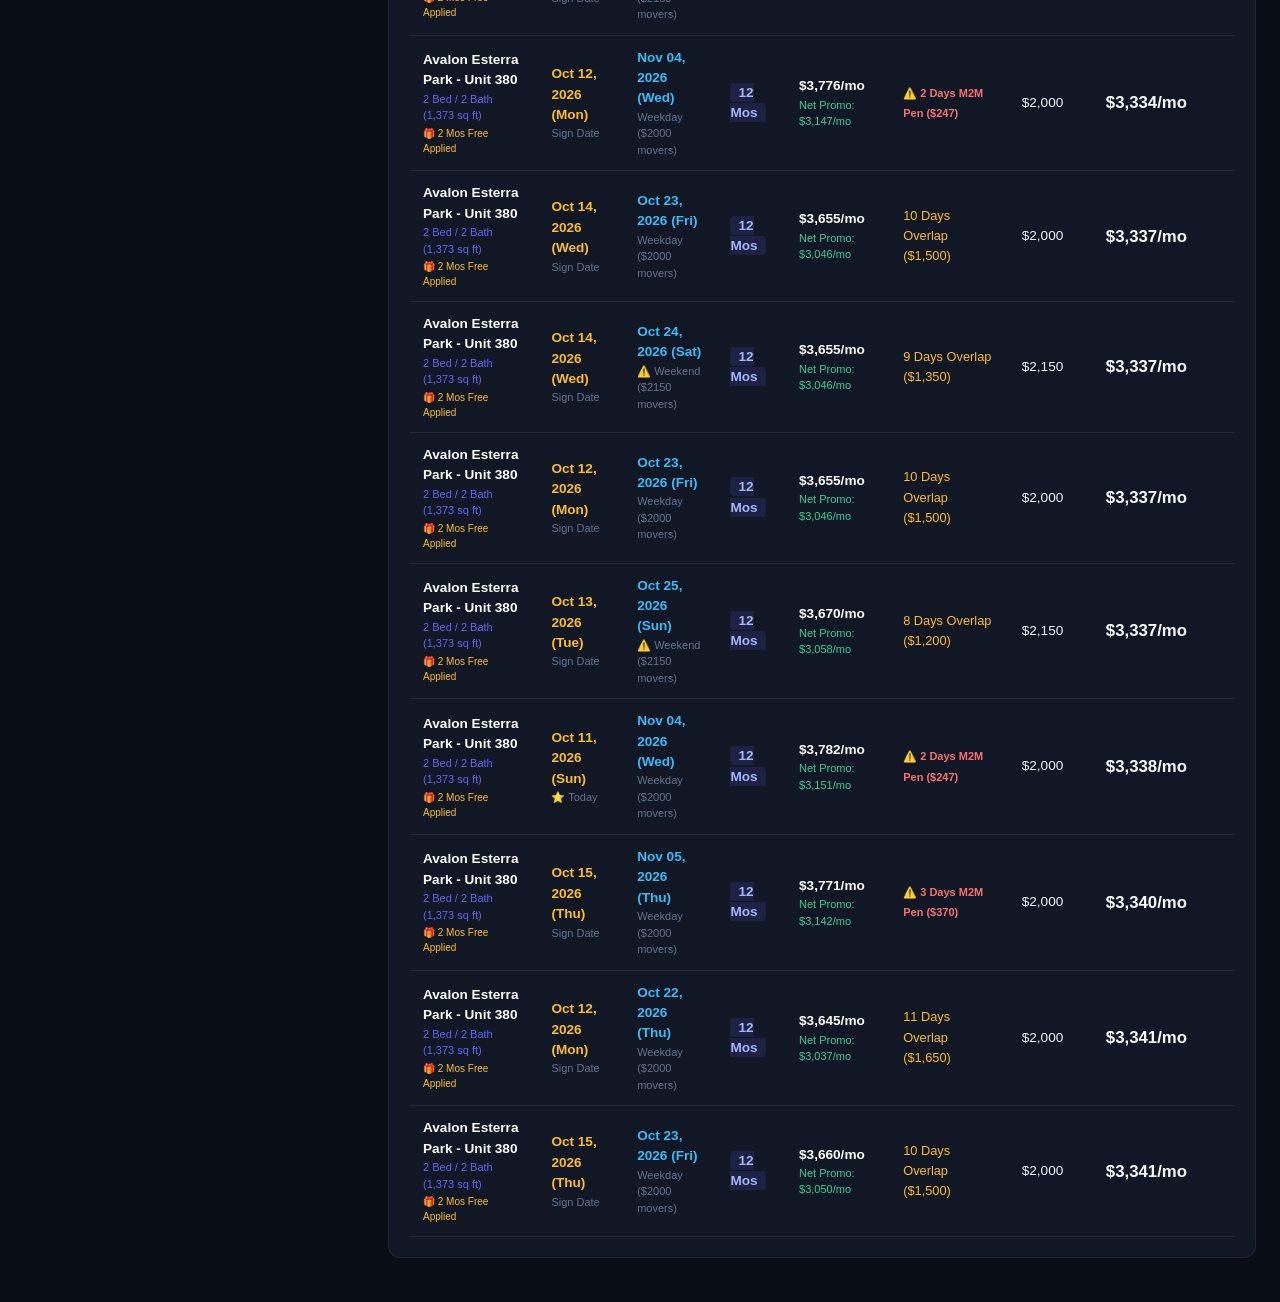
<file: lease-move-optimizer/index.html>
<!DOCTYPE html>
<html lang="en">
<head>
  <meta charset="UTF-8">
  <meta name="viewport" content="width=device-width, initial-scale=1.0">
  <title>Lease Renewal & Move Optimum Decision Engine</title>
  <link rel="stylesheet" href="styles.css">
</head>
<body>
  <div class="container">
    
    <!-- Top Header -->
    <header>
      <div class="title-group">
        <h1>📦 Move & Lease Optimum Decision Engine</h1>
        <p>Predictive Dual-Variable Revenue Matrix (Lease Sign Date $\times$ Move-In Date $\times$ Lease Term).</p>
      </div>
      <div class="lease-notice-badge">
        <span>⏰ Current Lease Expiration: <strong>Nov 2nd, 2026</strong> ($4,500/mo = $150/d | M2M: $3,700/mo = $123/d)</span>
      </div>
    </header>

    <!-- Top Controls & View Switcher Bar -->
    <div class="top-controls-bar">
      
      <!-- Tab Selector: View 1 vs View 2 -->
      <div class="view-tabs">
        <button class="tab-btn active" data-view="single">
          <span>🏢 View 1: Single Apartment Strategy</span>
        </button>
        <button class="tab-btn" data-view="comparison">
          <span>⚖️ View 2: Cross-Apartment Comparison</span>
        </button>
      </div>

      <!-- Configurable Inputs: Lease End, Current Rent, M2M Rent, Packers & Movers -->
      <div style="display:flex; align-items:center; gap:14px; flex-wrap:wrap;">
        
        <div class="movers-config-box">
          <label for="input-lease-end">
            <span>📅 Lease Expiration:</span>
          </label>
          <input type="date" id="input-lease-end" class="movers-input" value="2026-11-02" style="width:135px; color:#a5b4fc;">
        </div>

        <div class="movers-config-box">
          <label for="input-current-rent">
            <span>🏠 Current Rent:</span>
          </label>
          <span style="color:var(--text-muted); font-size:0.85rem;">$</span>
          <input type="number" id="input-current-rent" class="movers-input" value="4500" step="100" min="0" style="width:90px;">
        </div>

        <div class="movers-config-box">
          <label for="input-m2m-rent">
            <span>🔄 M2M Rent:</span>
          </label>
          <span style="color:var(--text-muted); font-size:0.85rem;">$</span>
          <input type="number" id="input-m2m-rent" class="movers-input" value="3700" step="100" min="0" style="width:90px;">
        </div>

        <div class="movers-config-box">
          <label for="input-movers-cost">
            <span>🚚 Movers:</span>
          </label>
          <span style="color:var(--text-muted); font-size:0.85rem;">$</span>
          <input type="number" id="input-movers-cost" class="movers-input" value="2000" step="100" min="0" style="width:90px;">
        </div>

      </div>

    </div>

    <!-- Verdict Top Summary Tiles -->
    <div class="verdict-header">
      <div class="kpi-tile">
        <div class="label">Recommended Move-In Date</div>
        <div class="value" id="kpi-best-date" style="color:var(--accent-cyan);">Nov 02, 2026</div>
        <div class="sub">Smooth transition on lease end</div>
      </div>
      <div class="kpi-tile">
        <div class="label">Optimum Lease Term</div>
        <div class="value" id="kpi-best-term" style="color:#a5b4fc;">12 Months</div>
        <div class="sub">Unlocks 2 Months Free Special</div>
      </div>
      <div class="kpi-tile">
        <div class="label">Net Effective Rent</div>
        <div class="value" id="kpi-best-rent" style="color:#fff;">$3,163/mo</div>
        <div class="sub" id="kpi-rent-sub">Base $3,795 (Sign by Oct 15)</div>
      </div>
      <div class="kpi-tile">
        <div class="label">Effective Monthly Cost</div>
        <div class="value" id="kpi-effective-cost" style="color:var(--accent-emerald);">$3,329/mo</div>
        <div class="sub">Includes $0 transition + $2k movers</div>
      </div>
    </div>

    <!-- Main Layout Grid -->
    <div class="layout-grid">
      
      <!-- Sidebar Filters & Guides -->
      <aside class="sidebar">
        
        <!-- Quick Start Guide -->
        <div class="card">
          <div class="card-title">💡 How to Use This Tool</div>
          <div class="info-box" style="margin-top:0;">
            <ol>
              <li><strong>Set Your Basics</strong>: Verify your Current Lease Expiration, Current Rent ($4,500), M2M Rent ($3,700), and Movers Quote ($2,000) in the top bar.</li>
              <li><strong>Choose View</strong>: Use <em>View 1</em> for single-unit deep dives or <em>View 2</em> to compare all units side-by-side.</li>
              <li><strong>Filter Range</strong>: Select a Sign Date and Move-In Date Range to evaluate options ranked by Effective Monthly Cost.</li>
            </ol>
          </div>
        </div>

        <div class="card" id="single-apt-box">
          <div class="card-title">🏢 Select Apartment Unit</div>
          
          <div class="form-group">
            <label for="filter-apt-select">Apartment Unit to Analyze</label>
            <select id="filter-apt-select" class="form-control">
              <option value="wa027-380" selected>Unit 380 - Avalon Esterra (1,373 sq ft - 2M Free)</option>
              <option value="wa027-391">Unit 391 - Avalon Esterra (1,240 sq ft)</option>
              <option value="wa031-430">Unit 430 - AVA Esterra (1,408 sq ft - 2M Free)</option>
            </select>
          </div>
        </div>

        <div class="card">
          <div class="card-title">📅 Predictive Matrix Filters</div>
          
          <div class="form-group">
            <label for="filter-sign-select">1. Lease Sign Date</label>
            <select id="filter-sign-select" class="form-control">
              <option value="all" selected>All Sign Dates (Ranks Global Optimum)</option>
              <!-- Dynamically populated -->
            </select>
          </div>

          <!-- Move-In Date Range Selection -->
          <div class="form-group">
            <label>2. Target Move-In Date Range</label>
            <div style="display:flex; flex-direction:column; gap:8px;">
              <div style="display:flex; align-items:center; gap:8px;">
                <span style="font-size:0.8rem; color:var(--text-secondary); width:42px; font-weight:500;">From:</span>
                <input type="date" id="filter-movein-start" class="form-control" value="2026-10-08" style="flex:1;">
              </div>
              <div style="display:flex; align-items:center; gap:8px;">
                <span style="font-size:0.8rem; color:var(--text-secondary); width:42px; font-weight:500;">To:</span>
                <input type="date" id="filter-movein-end" class="form-control" value="2026-11-30" style="flex:1;">
              </div>
            </div>
          </div>

          <div class="form-group">
            <label for="filter-term-select">3. Lease Term</label>
            <select id="filter-term-select" class="form-control">
              <option value="12" selected>12 Months</option>
              <option value="13">13 Months</option>
              <option value="14">14 Months</option>
              <option value="15">15 Months</option>
              <option value="all">All Terms (12 to 18 Mos)</option>
            </select>
          </div>

          <!-- Special / Promo Concession Controls -->
          <div class="form-group" style="background:rgba(251,191,36,0.06); border:1px solid rgba(251,191,36,0.2); padding:12px; border-radius:8px; margin-bottom:16px;">
            <label style="display:flex; align-items:center; gap:8px; cursor:pointer; font-weight:600; color:var(--accent-amber); font-size:0.825rem; margin-bottom:6px;">
              <input type="checkbox" id="toggle-apply-special" checked style="width:16px; height:16px; accent-color:var(--accent-amber); cursor:pointer;">
              <span>🎁 Apply Special Concession</span>
            </label>
            
            <div style="display:flex; align-items:center; gap:8px; margin-top:8px; padding-left:24px;">
              <span style="font-size:0.75rem; color:var(--text-secondary); font-weight:500;">Concession:</span>
              <input type="number" id="input-promo-weeks" class="form-control" value="8.67" step="0.5" min="0" max="26" style="width:75px; padding:4px 8px; font-size:12px; text-align:center;">
              <span style="font-size:0.75rem; color:var(--text-muted);">Weeks Free</span>
            </div>
            <span style="font-size:0.7rem; color:var(--text-muted); display:block; margin-top:6px; padding-left:24px; line-height:1.3;">
              Default: 8.67 wks (2 Mos Free). Change to 2, 4, 6, 8, etc. to test any custom promo.
            </span>
          </div>

          <div class="info-box">
            <h4>🤖 Today's Live Model Calibration (Oct 8 vs Oct 7)</h4>
            <div id="calibration-summary-box">
              <!-- Dynamically populated from window.CALIBRATION_REPORT -->
            </div>
            <div style="margin-top:12px; pt:8px; border-top:1px solid rgba(255,255,255,0.08); font-size:0.75rem;">
              <div style="font-weight:600; color:var(--accent-cyan); margin-bottom:6px;">⚙️ Live Parameter Calibration Controls:</div>
              <div style="display:grid; grid-template-columns:1fr 1fr; gap:8px;">
                <div>
                  <label for="override-freeze-days" style="display:block; font-size:10px; color:var(--text-muted); margin-bottom:2px;">Freeze Window (Days):</label>
                  <input type="number" id="override-freeze-days" class="form-control" style="padding:4px 8px; font-size:12px;" min="0" max="30">
                </div>
                <div>
                  <label for="override-drift-rate" style="display:block; font-size:10px; color:var(--text-muted); margin-bottom:2px;">Drift Rate ($/day):</label>
                  <input type="number" id="override-drift-rate" class="form-control" style="padding:4px 8px; font-size:12px;" step="0.5" min="0" max="50">
                </div>
              </div>
            </div>
          </div>
        </div>

      </aside>

      <!-- Main Scenarios Table -->
      <main class="main-content">
        
        <!-- Lease Term Variance & Outlay Differential Card -->
        <div class="card" id="term-variance-container">
          <!-- Dynamically populated from app.js -->
        </div>

        <div class="card">
          <div class="card-title">📊 Scenario Comparison & Decision Matrix</div>
          <p style="color:var(--text-muted); font-size:0.85rem; margin-bottom:16px;">
            Click any column header to sort. Table displays options ranked by <strong>Effective Monthly Cost</strong>.
          </p>

          <table class="scenarios-table">
            <thead>
              <tr>
                <th data-sort="aptName">Apartment Unit ↕</th>
                <th data-sort="signDate">Lease Sign Date ↕</th>
                <th data-sort="moveInDate">Move-In Date ↕</th>
                <th data-sort="termMonths">Term ↕</th>
                <th data-sort="baseRent">Base / Net Rent ↕</th>
                <th data-sort="transitionCost">Transition Cost ↕</th>
                <th data-sort="moversCost">Movers ↕</th>
                <th data-sort="effectiveMonthlyCost">Effective Cost ↕</th>
              </tr>
            </thead>
            <tbody id="scenarios-tbody">
              <!-- Dynamically rendered -->
            </tbody>
          </table>
        </div>
      </main>

    </div>
  </div>

  <script src="apartment_predictive_dataset.js"></script>
  <script src="apartments-registry.js"></script>
  <script src="app.js"></script>
</body>
</html>
</file>
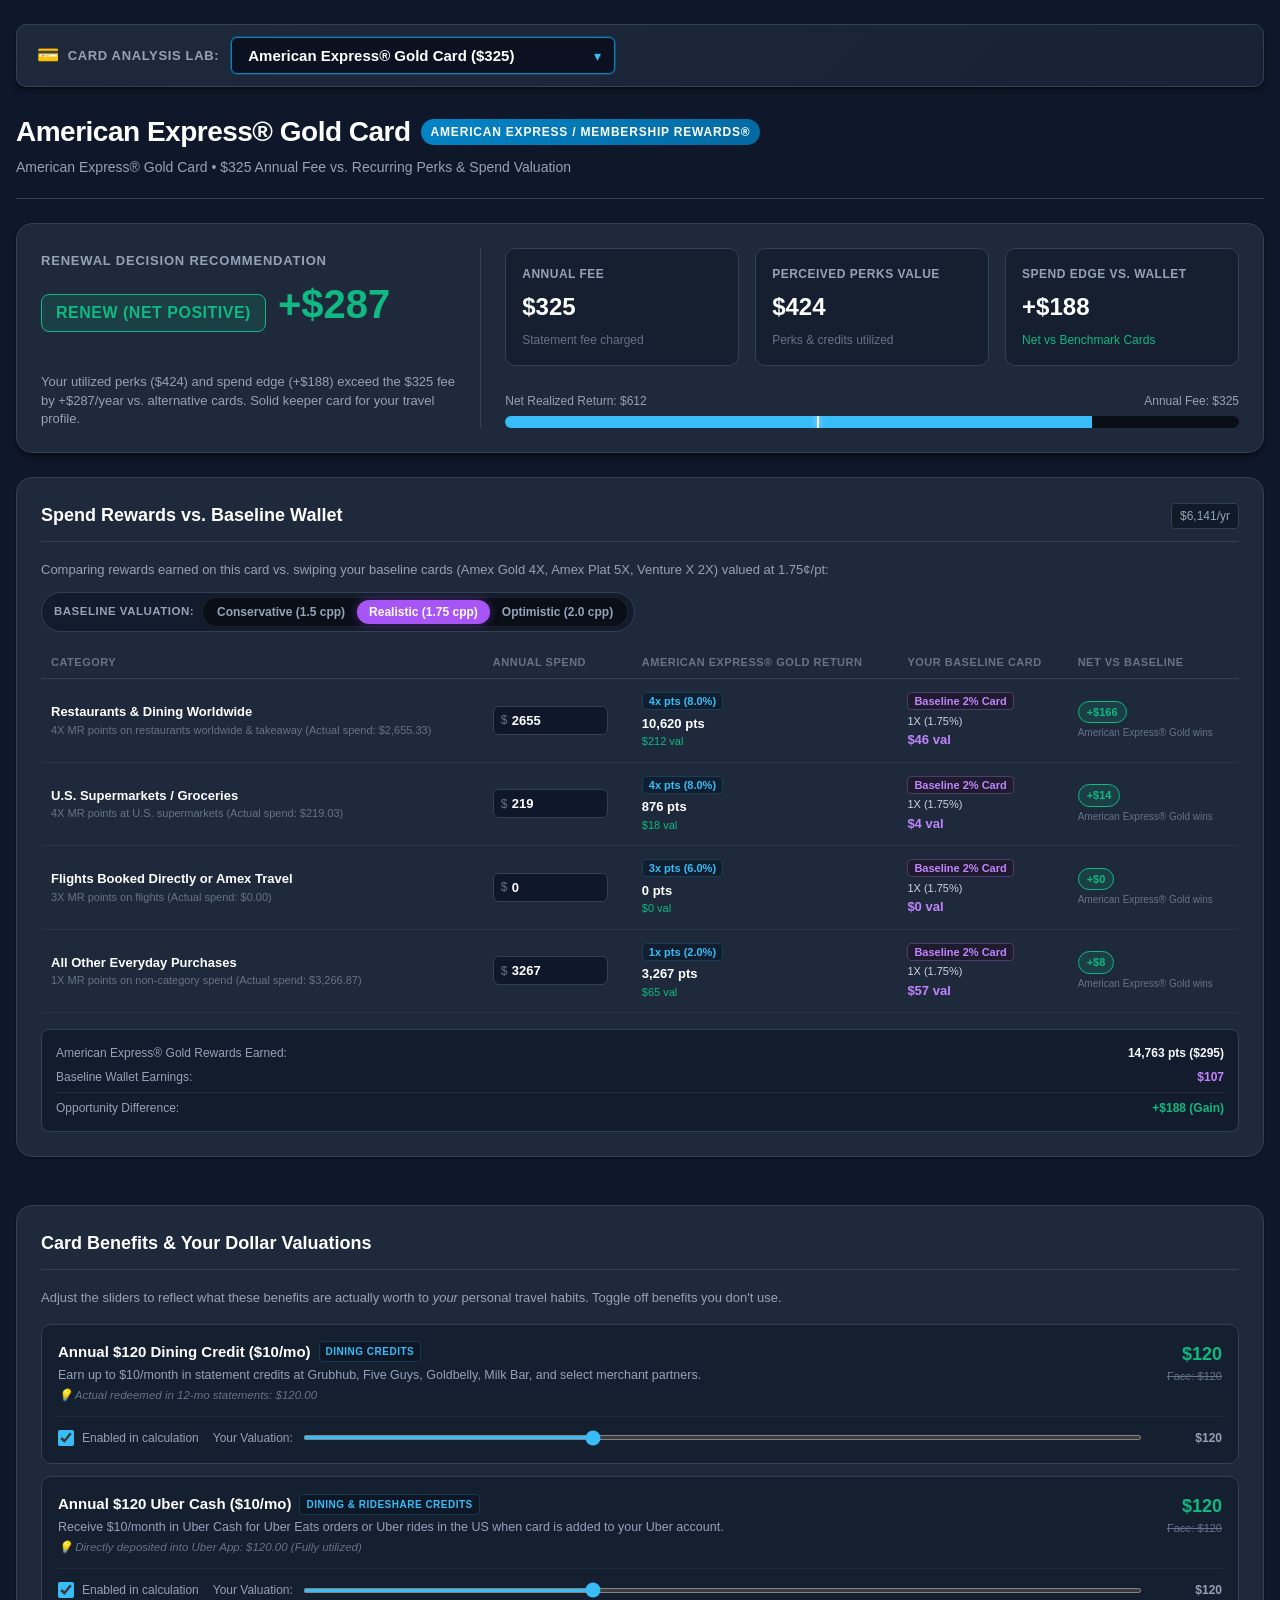
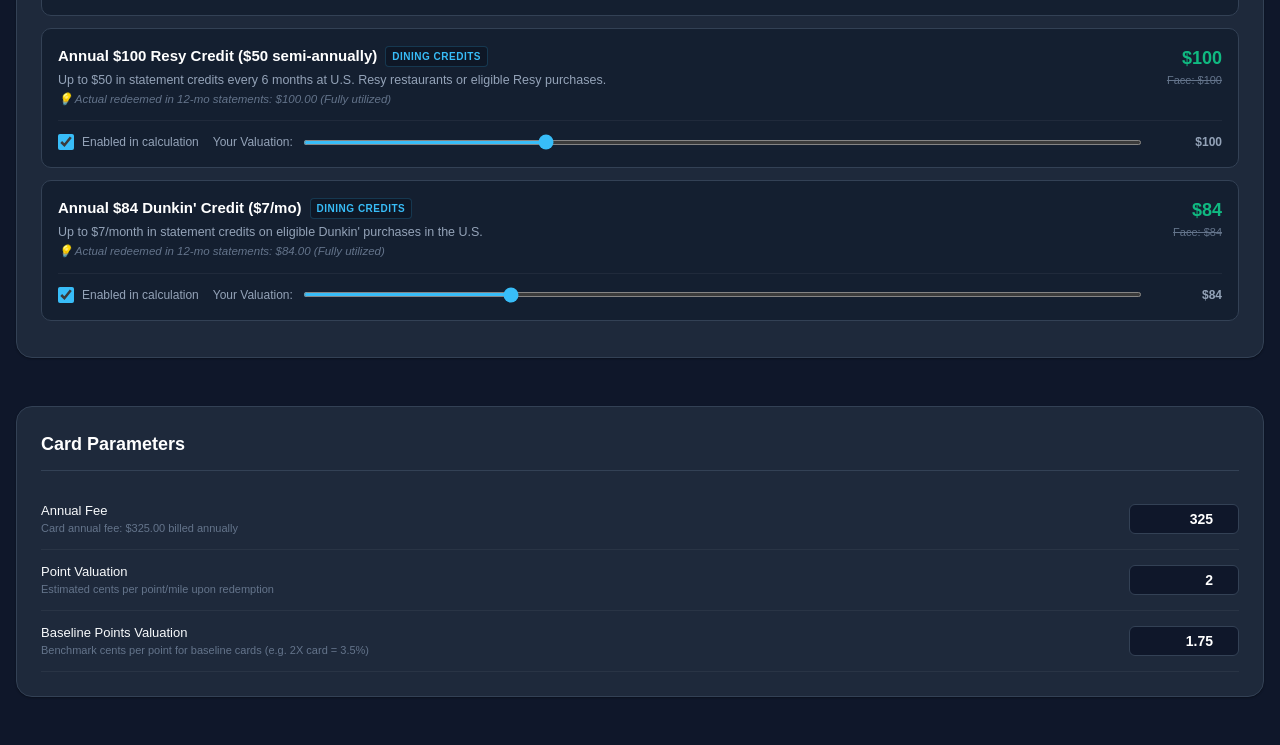
<file: card-optimizer/amex-gold/index.html>
<!DOCTYPE html>
<html lang="en">
<head>
  <meta charset="UTF-8">
  <meta http-equiv="refresh" content="0; url=../index.html?card=amex-gold">
  <title>American Express® Gold Card ROI Analyzer</title>
</head>
<body>
  <p>Loading American Express® Gold Card ROI Analyzer... <a href="../index.html?card=amex-gold">Click here if not redirected</a>.</p>
</body>
</html>
</file>
<file: styles.css>
:root {
  --bg-primary: #0f172a;
  --bg-card: #1e293b;
  --bg-card-hover: #24344d;
  --bg-input: #0f172a;
  --border-color: #334155;
  --border-highlight: #475569;
  
  --text-main: #f8fafc;
  --text-muted: #94a3b8;
  --text-subtle: #64748b;
  
  --primary: #38bdf8;
  --primary-dark: #0284c7;
  --accent-green: #10b981;
  --accent-green-bg: rgba(16, 185, 129, 0.15);
  --accent-amber: #f59e0b;
  --accent-amber-bg: rgba(245, 158, 11, 0.15);
  --accent-red: #ef4444;
  --accent-red-bg: rgba(239, 68, 68, 0.15);
  --accent-purple: #a855f7;
  
  --shadow-sm: 0 1px 2px rgba(0, 0, 0, 0.3);
  --shadow-md: 0 4px 6px -1px rgba(0, 0, 0, 0.4), 0 2px 4px -2px rgba(0, 0, 0, 0.4);
  --shadow-lg: 0 10px 15px -3px rgba(0, 0, 0, 0.5), 0 4px 6px -4px rgba(0, 0, 0, 0.5);
  
  --radius-sm: 6px;
  --radius-md: 10px;
  --radius-lg: 16px;
}

* {
  box-sizing: border-box;
  margin: 0;
  padding: 0;
  font-family: -apple-system, BlinkMacSystemFont, "Segoe UI", Roboto, "Helvetica Neue", Arial, sans-serif;
}

body {
  background-color: var(--bg-primary);
  color: var(--text-main);
  line-height: 1.5;
  padding: 24px 16px;
}

.container {
  max-width: 1280px;
  margin: 0 auto;
}

/* Card Selector Dropdown Bar */
.card-selector-bar {
  display: flex;
  flex-wrap: wrap;
  align-items: center;
  justify-content: space-between;
  background: linear-gradient(135deg, #1e293b 0%, #172236 100%);
  border: 1px solid var(--border-color);
  border-radius: var(--radius-md);
  padding: 12px 20px;
  margin-bottom: 24px;
  box-shadow: var(--shadow-md);
  gap: 12px;
}

.selector-inner {
  display: flex;
  align-items: center;
  gap: 12px;
  flex-wrap: wrap;
}

.selector-label {
  display: flex;
  align-items: center;
  gap: 8px;
  color: var(--text-muted);
  font-size: 13px;
  font-weight: 600;
  text-transform: uppercase;
  letter-spacing: 0.05em;
}

.selector-icon {
  font-size: 18px;
}

.select-wrapper {
  position: relative;
  display: inline-block;
}

.card-select-dropdown {
  appearance: none;
  -webkit-appearance: none;
  background-color: #0b1120;
  color: #fff;
  border: 1px solid var(--primary-dark);
  border-radius: var(--radius-sm);
  padding: 9px 36px 9px 16px;
  font-size: 15px;
  font-weight: 600;
  cursor: pointer;
  outline: none;
  transition: all 0.2s ease;
  min-width: 320px;
  box-shadow: 0 0 0 1px rgba(56, 189, 248, 0.2);
}

.card-select-dropdown:hover {
  border-color: var(--primary);
  box-shadow: 0 0 0 2px rgba(56, 189, 248, 0.3);
}

.card-select-dropdown:focus {
  border-color: var(--primary);
  box-shadow: 0 0 0 3px rgba(56, 189, 248, 0.4);
}

.select-wrapper::after {
  content: "▾";
  position: absolute;
  right: 14px;
  top: 50%;
  transform: translateY(-50%);
  color: var(--primary);
  font-size: 14px;
  pointer-events: none;
}

.card-badge-status {
  background: rgba(56, 189, 248, 0.12);
  color: var(--primary);
  border: 1px solid rgba(56, 189, 248, 0.3);
  font-size: 12px;
  font-weight: 600;
  padding: 5px 12px;
  border-radius: 9999px;
  display: flex;
  align-items: center;
  gap: 6px;
}

.card-badge-status::before {
  content: "";
  display: inline-block;
  width: 7px;
  height: 7px;
  border-radius: 50%;
  background-color: var(--primary);
  box-shadow: 0 0 8px var(--primary);
}

/* Header */
.header {
  display: flex;
  flex-wrap: wrap;
  justify-content: space-between;
  align-items: center;
  gap: 16px;
  margin-bottom: 24px;
  padding-bottom: 20px;
  border-bottom: 1px solid var(--border-color);
}

.header-title-group h1 {
  font-size: 28px;
  font-weight: 700;
  letter-spacing: -0.5px;
  color: #fff;
  display: flex;
  align-items: center;
  gap: 10px;
}

.badge-card {
  font-size: 12px;
  text-transform: uppercase;
  letter-spacing: 0.8px;
  padding: 4px 10px;
  border-radius: 999px;
  background: linear-gradient(135deg, #0284c7, #0369a1);
  color: #fff;
  font-weight: 600;
}

.header-subtitle {
  color: var(--text-muted);
  font-size: 14px;
  margin-top: 4px;
}

/* Mode Switcher Tabs */
.mode-toggle {
  display: flex;
  background: #090e17;
  border: 1px solid var(--border-color);
  border-radius: 999px;
  padding: 4px;
}

.mode-btn {
  background: transparent;
  border: none;
  color: var(--text-muted);
  padding: 8px 18px;
  font-size: 13px;
  font-weight: 600;
  border-radius: 999px;
  cursor: pointer;
  transition: all 0.2s ease;
}

.mode-btn.active {
  background: var(--primary);
  color: #0f172a;
  box-shadow: var(--shadow-sm);
}

/* Hero Verdict Section */
.verdict-banner {
  background: var(--bg-card);
  border: 1px solid var(--border-color);
  border-radius: var(--radius-lg);
  padding: 24px;
  margin-bottom: 24px;
  box-shadow: var(--shadow-md);
  display: grid;
  grid-template-columns: 1.2fr 2fr;
  gap: 24px;
}

@media (max-width: 900px) {
  .verdict-banner {
    grid-template-columns: 1fr;
  }
}

.verdict-main {
  display: flex;
  flex-direction: column;
  justify-content: space-between;
  padding-right: 20px;
  border-right: 1px solid var(--border-color);
}

@media (max-width: 900px) {
  .verdict-main {
    border-right: none;
    padding-right: 0;
    border-bottom: 1px solid var(--border-color);
    padding-bottom: 20px;
  }
}

.verdict-label {
  font-size: 13px;
  text-transform: uppercase;
  letter-spacing: 0.8px;
  color: var(--text-muted);
  font-weight: 600;
}

.verdict-status {
  margin: 12px 0;
  display: flex;
  align-items: baseline;
  gap: 12px;
}

.verdict-pill {
  font-size: 16px;
  font-weight: 800;
  letter-spacing: 0.5px;
  padding: 6px 14px;
  border-radius: 8px;
  text-transform: uppercase;
}

.verdict-pill.renew {
  background-color: var(--accent-green-bg);
  color: var(--accent-green);
  border: 1px solid var(--accent-green);
}

.verdict-pill.borderline {
  background-color: var(--accent-amber-bg);
  color: var(--accent-amber);
  border: 1px solid var(--accent-amber);
}

.verdict-pill.cancel {
  background-color: var(--accent-red-bg);
  color: var(--accent-red);
  border: 1px solid var(--accent-red);
}

.verdict-amount {
  font-size: 40px;
  font-weight: 800;
  line-height: 1;
}

.verdict-amount.positive {
  color: var(--accent-green);
}

.verdict-amount.neutral {
  color: var(--accent-amber);
}

.verdict-amount.negative {
  color: var(--accent-red);
}

.verdict-explanation {
  font-size: 13px;
  color: var(--text-muted);
  line-height: 1.4;
}

/* Metric Cards Grid */
.kpi-grid {
  display: grid;
  grid-template-columns: repeat(3, 1fr);
  gap: 16px;
  align-items: center;
}

@media (max-width: 600px) {
  .kpi-grid {
    grid-template-columns: 1fr;
  }
}

.kpi-card {
  background: #151f30;
  border: 1px solid var(--border-color);
  border-radius: var(--radius-md);
  padding: 16px;
  display: flex;
  flex-direction: column;
  gap: 6px;
}

.kpi-title {
  font-size: 12px;
  color: var(--text-muted);
  font-weight: 600;
  text-transform: uppercase;
  letter-spacing: 0.5px;
}

.kpi-value {
  font-size: 24px;
  font-weight: 700;
  color: #fff;
}

.kpi-sub {
  font-size: 12px;
  color: var(--text-subtle);
}

/* Visual Value Progress Bar */
.roi-bar-container {
  grid-column: 1 / -1;
  margin-top: 10px;
}

.roi-bar-labels {
  display: flex;
  justify-content: space-between;
  font-size: 12px;
  margin-bottom: 6px;
  color: var(--text-muted);
}

.roi-bar-track {
  height: 12px;
  background: #090e17;
  border-radius: 6px;
  overflow: hidden;
  position: relative;
  display: flex;
}

.roi-bar-fill {
  height: 100%;
  transition: width 0.3s ease;
}

.bar-perks {
  background: var(--primary);
}

.bar-spend {
  background: var(--accent-purple);
}

.bar-welcome {
  background: #3b82f6;
}

.roi-marker {
  position: absolute;
  top: 0;
  bottom: 0;
  width: 2px;
  background: #ffffff;
  z-index: 10;
  box-shadow: 0 0 6px rgba(255, 255, 255, 0.8);
}

/* Presets Bar */
.presets-section {
  display: flex;
  align-items: center;
  gap: 12px;
  margin-bottom: 24px;
  background: #162235;
  border: 1px solid var(--border-color);
  padding: 12px 18px;
  border-radius: var(--radius-md);
  flex-wrap: wrap;
}

.presets-label {
  font-size: 13px;
  font-weight: 600;
  color: var(--text-muted);
  white-space: nowrap;
}

.preset-buttons {
  display: flex;
  flex-wrap: wrap;
  gap: 8px;
}

.preset-chip {
  background: var(--bg-card);
  border: 1px solid var(--border-color);
  color: var(--text-main);
  padding: 6px 14px;
  border-radius: var(--radius-sm);
  font-size: 12px;
  font-weight: 500;
  cursor: pointer;
  transition: all 0.15s ease;
}

.preset-chip:hover {
  background: var(--bg-card-hover);
  border-color: var(--primary);
  color: #fff;
}

.preset-chip.active {
  background: rgba(56, 189, 248, 0.15);
  border-color: var(--primary);
  color: var(--primary);
  font-weight: 700;
}

/* Main Layout - Single Column */
.main-layout {
  display: flex;
  flex-direction: column;
  gap: 24px;
}

.section-card {
  background: var(--bg-card);
  border: 1px solid var(--border-color);
  border-radius: var(--radius-lg);
  padding: 24px;
  margin-bottom: 24px;
  box-shadow: var(--shadow-sm);
}

.section-header {
  display: flex;
  justify-content: space-between;
  align-items: center;
  margin-bottom: 18px;
  padding-bottom: 12px;
  border-bottom: 1px solid var(--border-color);
}

.section-title {
  font-size: 18px;
  font-weight: 700;
  color: #fff;
  display: flex;
  align-items: center;
  gap: 8px;
}

.section-badge {
  font-size: 12px;
  background: #111a28;
  border: 1px solid var(--border-color);
  padding: 3px 8px;
  border-radius: 4px;
  color: var(--text-muted);
}

/* Benefit Row Item */
.benefit-item {
  background: #141f30;
  border: 1px solid var(--border-color);
  border-radius: var(--radius-md);
  padding: 16px;
  margin-bottom: 12px;
  transition: all 0.2s ease;
}

.benefit-item:hover {
  border-color: var(--border-highlight);
  background: #172437;
}

.benefit-item.disabled {
  opacity: 0.55;
}

.benefit-top {
  display: flex;
  justify-content: space-between;
  align-items: flex-start;
  gap: 12px;
  margin-bottom: 8px;
}

.benefit-info {
  flex: 1;
}

.benefit-title {
  font-size: 15px;
  font-weight: 600;
  color: #fff;
  display: flex;
  align-items: center;
  gap: 8px;
}

.benefit-category-tag {
  font-size: 10px;
  text-transform: uppercase;
  letter-spacing: 0.5px;
  padding: 2px 6px;
  border-radius: 4px;
  background: #0e1726;
  color: var(--primary);
  border: 1px solid rgba(56, 189, 248, 0.2);
}

.benefit-desc {
  font-size: 12.5px;
  color: var(--text-muted);
  margin-top: 4px;
  line-height: 1.4;
}

.benefit-val-group {
  text-align: right;
  min-width: 110px;
}

.benefit-user-val {
  font-size: 18px;
  font-weight: 700;
  color: var(--accent-green);
}

.benefit-face-val {
  font-size: 11px;
  color: var(--text-subtle);
  text-decoration: line-through;
}

.benefit-controls {
  margin-top: 12px;
  padding-top: 12px;
  border-top: 1px solid rgba(255, 255, 255, 0.05);
  display: flex;
  flex-wrap: wrap;
  align-items: center;
  gap: 14px;
}

.slider-wrapper {
  flex: 1;
  min-width: 200px;
  display: flex;
  align-items: center;
  gap: 10px;
}

.slider-wrapper input[type="range"] {
  flex: 1;
  accent-color: var(--primary);
  height: 5px;
  background: #090e17;
  border-radius: 4px;
  cursor: pointer;
}

.slider-readout {
  font-size: 12px;
  font-weight: 600;
  color: var(--text-muted);
  min-width: 70px;
  text-align: right;
}

.toggle-switch {
  display: flex;
  align-items: center;
  gap: 8px;
  font-size: 12px;
  color: var(--text-muted);
  cursor: pointer;
}

.toggle-switch input[type="checkbox"] {
  accent-color: var(--primary);
  width: 16px;
  height: 16px;
  cursor: pointer;
}

/* Spend Controls & Baseline Sensitivity */
.spend-controls-bar {
  display: flex;
  justify-content: space-between;
  align-items: center;
  flex-wrap: wrap;
  gap: 12px;
  margin-bottom: 14px;
}

.baseline-sensitivity-box {
  display: flex;
  align-items: center;
  gap: 8px;
  background: #131c2c;
  padding: 4px 6px 4px 12px;
  border-radius: 999px;
  border: 1px solid var(--border-color);
}

.baseline-sensitivity-label {
  font-size: 11.5px;
  font-weight: 600;
  text-transform: uppercase;
  letter-spacing: 0.5px;
  color: var(--text-muted);
  white-space: nowrap;
}

.baseline-toggle-group {
  padding: 2px;
  background: #090e17;
  border: 1px solid rgba(255, 255, 255, 0.08);
}

.baseline-btn {
  padding: 5px 12px;
  font-size: 12px;
  font-weight: 600;
  border-radius: 999px;
  color: var(--text-muted);
}

.baseline-btn:hover {
  color: #fff;
}

.baseline-btn.active {
  background: #a855f7;
  color: #fff;
  box-shadow: 0 0 10px rgba(168, 85, 247, 0.4);
}

/* Spend Simulator Table */
.spend-table {
  width: 100%;
  border-collapse: collapse;
  margin-bottom: 16px;
}

.spend-table th {
  text-align: left;
  font-size: 11px;
  text-transform: uppercase;
  letter-spacing: 0.5px;
  color: var(--text-subtle);
  padding: 8px 10px;
  border-bottom: 1px solid var(--border-color);
}

.spend-table td {
  padding: 12px 10px;
  border-bottom: 1px solid rgba(255, 255, 255, 0.05);
  font-size: 13px;
}

.spend-input-wrapper {
  position: relative;
  display: inline-flex;
  align-items: center;
}

.currency-prefix {
  position: absolute;
  left: 8px;
  color: var(--text-subtle);
  font-size: 12px;
}

.spend-input {
  background: var(--bg-input);
  border: 1px solid var(--border-color);
  color: #fff;
  padding: 6px 8px 6px 18px;
  border-radius: var(--radius-sm);
  font-size: 13px;
  width: 100px;
  font-weight: 600;
}

.spend-input:focus {
  outline: none;
  border-color: var(--primary);
}

.rate-badge {
  background: #111e30;
  color: var(--primary);
  padding: 2px 6px;
  border-radius: 4px;
  font-size: 11px;
  font-weight: 700;
  border: 1px solid rgba(56, 189, 248, 0.2);
}

.badge-baseline {
  background: #1f1b2e;
  color: #c084fc;
  padding: 2px 6px;
  border-radius: 4px;
  font-size: 11px;
  font-weight: 700;
  border: 1px solid rgba(192, 132, 252, 0.3);
}

.diff-pill {
  display: inline-block;
  font-size: 11px;
  font-weight: 700;
  padding: 2px 8px;
  border-radius: 999px;
  white-space: nowrap;
}

.diff-pill.gain {
  background: var(--accent-green-bg);
  color: var(--accent-green);
  border: 1px solid var(--accent-green);
}

.diff-pill.loss {
  background: var(--accent-red-bg);
  color: var(--accent-red);
  border: 1px solid var(--accent-red);
}

.diff-pill.neutral {
  background: var(--accent-amber-bg);
  color: var(--accent-amber);
  border: 1px solid var(--accent-amber);
}

/* BofA Bonus callout */
.bofa-bonus-box {
  background: #172439;
  border: 1px solid rgba(56, 189, 248, 0.3);
  border-radius: var(--radius-md);
  padding: 12px 16px;
  margin-bottom: 18px;
  display: flex;
  justify-content: space-between;
  align-items: center;
  gap: 12px;
}

.bofa-title {
  font-size: 13px;
  font-weight: 600;
  color: #fff;
}

.bofa-desc {
  font-size: 12px;
  color: var(--text-muted);
}

/* Global Setting Controls */
.setting-row {
  display: flex;
  justify-content: space-between;
  align-items: center;
  padding: 12px 0;
  border-bottom: 1px solid rgba(255, 255, 255, 0.05);
}

.setting-label {
  font-size: 13px;
  font-weight: 500;
  color: var(--text-main);
}

.setting-subtext {
  font-size: 11px;
  color: var(--text-subtle);
}

.setting-control input {
  background: var(--bg-input);
  border: 1px solid var(--border-color);
  color: #fff;
  padding: 6px 10px;
  border-radius: var(--radius-sm);
  font-size: 14px;
  font-weight: 600;
  width: 110px;
  text-align: right;
}

/* Comparison Table */
.comp-table {
  width: 100%;
  border-collapse: collapse;
  font-size: 12.5px;
}

.comp-table th {
  background: #152236;
  text-align: left;
  padding: 10px 12px;
  font-weight: 600;
  color: var(--text-muted);
}

.comp-table td {
  padding: 10px 12px;
  border-bottom: 1px solid rgba(255, 255, 255, 0.05);
}

.comp-table tr:hover td {
  background: rgba(255, 255, 255, 0.02);
}

/* Footer note */
.footer {
  text-align: center;
  color: var(--text-subtle);
  font-size: 12px;
  margin-top: 40px;
  padding-top: 20px;
  border-top: 1px solid var(--border-color);
}
</file>
<file: card-optimizer/styles.css>
:root {
  --bg-primary: #0f172a;
  --bg-card: #1e293b;
  --bg-card-hover: #24344d;
  --bg-input: #0f172a;
  --border-color: #334155;
  --border-highlight: #475569;
  
  --text-main: #f8fafc;
  --text-muted: #94a3b8;
  --text-subtle: #64748b;
  
  --primary: #38bdf8;
  --primary-dark: #0284c7;
  --accent-green: #10b981;
  --accent-green-bg: rgba(16, 185, 129, 0.15);
  --accent-amber: #f59e0b;
  --accent-amber-bg: rgba(245, 158, 11, 0.15);
  --accent-red: #ef4444;
  --accent-red-bg: rgba(239, 68, 68, 0.15);
  --accent-purple: #a855f7;
  
  --shadow-sm: 0 1px 2px rgba(0, 0, 0, 0.3);
  --shadow-md: 0 4px 6px -1px rgba(0, 0, 0, 0.4), 0 2px 4px -2px rgba(0, 0, 0, 0.4);
  --shadow-lg: 0 10px 15px -3px rgba(0, 0, 0, 0.5), 0 4px 6px -4px rgba(0, 0, 0, 0.5);
  
  --radius-sm: 6px;
  --radius-md: 10px;
  --radius-lg: 16px;
}

* {
  box-sizing: border-box;
  margin: 0;
  padding: 0;
  font-family: -apple-system, BlinkMacSystemFont, "Segoe UI", Roboto, "Helvetica Neue", Arial, sans-serif;
}

body {
  background-color: var(--bg-primary);
  color: var(--text-main);
  line-height: 1.5;
  padding: 24px 16px;
}

.container {
  max-width: 1280px;
  margin: 0 auto;
}

/* Card Selector Dropdown Bar */
.card-selector-bar {
  display: flex;
  flex-wrap: wrap;
  align-items: center;
  justify-content: space-between;
  background: linear-gradient(135deg, #1e293b 0%, #172236 100%);
  border: 1px solid var(--border-color);
  border-radius: var(--radius-md);
  padding: 12px 20px;
  margin-bottom: 24px;
  box-shadow: var(--shadow-md);
  gap: 12px;
}

.selector-inner {
  display: flex;
  align-items: center;
  gap: 12px;
  flex-wrap: wrap;
}

.selector-label {
  display: flex;
  align-items: center;
  gap: 8px;
  color: var(--text-muted);
  font-size: 13px;
  font-weight: 600;
  text-transform: uppercase;
  letter-spacing: 0.05em;
}

.selector-icon {
  font-size: 18px;
}

.select-wrapper {
  position: relative;
  display: inline-block;
}

.card-select-dropdown {
  appearance: none;
  -webkit-appearance: none;
  background-color: #0b1120;
  color: #fff;
  border: 1px solid var(--primary-dark);
  border-radius: var(--radius-sm);
  padding: 9px 36px 9px 16px;
  font-size: 15px;
  font-weight: 600;
  cursor: pointer;
  outline: none;
  transition: all 0.2s ease;
  min-width: 320px;
  box-shadow: 0 0 0 1px rgba(56, 189, 248, 0.2);
}

.card-select-dropdown:hover {
  border-color: var(--primary);
  box-shadow: 0 0 0 2px rgba(56, 189, 248, 0.3);
}

.card-select-dropdown:focus {
  border-color: var(--primary);
  box-shadow: 0 0 0 3px rgba(56, 189, 248, 0.4);
}

.select-wrapper::after {
  content: "▾";
  position: absolute;
  right: 14px;
  top: 50%;
  transform: translateY(-50%);
  color: var(--primary);
  font-size: 14px;
  pointer-events: none;
}

.card-badge-status {
  background: rgba(56, 189, 248, 0.12);
  color: var(--primary);
  border: 1px solid rgba(56, 189, 248, 0.3);
  font-size: 12px;
  font-weight: 600;
  padding: 5px 12px;
  border-radius: 9999px;
  display: flex;
  align-items: center;
  gap: 6px;
}

.card-badge-status::before {
  content: "";
  display: inline-block;
  width: 7px;
  height: 7px;
  border-radius: 50%;
  background-color: var(--primary);
  box-shadow: 0 0 8px var(--primary);
}

/* Header */
.header {
  display: flex;
  flex-wrap: wrap;
  justify-content: space-between;
  align-items: center;
  gap: 16px;
  margin-bottom: 24px;
  padding-bottom: 20px;
  border-bottom: 1px solid var(--border-color);
}

.header-title-group h1 {
  font-size: 28px;
  font-weight: 700;
  letter-spacing: -0.5px;
  color: #fff;
  display: flex;
  align-items: center;
  gap: 10px;
}

.badge-card {
  font-size: 12px;
  text-transform: uppercase;
  letter-spacing: 0.8px;
  padding: 4px 10px;
  border-radius: 999px;
  background: linear-gradient(135deg, #0284c7, #0369a1);
  color: #fff;
  font-weight: 600;
}

.header-subtitle {
  color: var(--text-muted);
  font-size: 14px;
  margin-top: 4px;
}

/* Mode Switcher Tabs */
.mode-toggle {
  display: flex;
  background: #090e17;
  border: 1px solid var(--border-color);
  border-radius: 999px;
  padding: 4px;
}

.mode-btn {
  background: transparent;
  border: none;
  color: var(--text-muted);
  padding: 8px 18px;
  font-size: 13px;
  font-weight: 600;
  border-radius: 999px;
  cursor: pointer;
  transition: all 0.2s ease;
}

.mode-btn.active {
  background: var(--primary);
  color: #0f172a;
  box-shadow: var(--shadow-sm);
}

/* Hero Verdict Section */
.verdict-banner {
  background: var(--bg-card);
  border: 1px solid var(--border-color);
  border-radius: var(--radius-lg);
  padding: 24px;
  margin-bottom: 24px;
  box-shadow: var(--shadow-md);
  display: grid;
  grid-template-columns: 1.2fr 2fr;
  gap: 24px;
}

@media (max-width: 900px) {
  .verdict-banner {
    grid-template-columns: 1fr;
  }
}

.verdict-main {
  display: flex;
  flex-direction: column;
  justify-content: space-between;
  padding-right: 20px;
  border-right: 1px solid var(--border-color);
}

@media (max-width: 900px) {
  .verdict-main {
    border-right: none;
    padding-right: 0;
    border-bottom: 1px solid var(--border-color);
    padding-bottom: 20px;
  }
}

.verdict-label {
  font-size: 13px;
  text-transform: uppercase;
  letter-spacing: 0.8px;
  color: var(--text-muted);
  font-weight: 600;
}

.verdict-status {
  margin: 12px 0;
  display: flex;
  align-items: baseline;
  gap: 12px;
}

.verdict-pill {
  font-size: 16px;
  font-weight: 800;
  letter-spacing: 0.5px;
  padding: 6px 14px;
  border-radius: 8px;
  text-transform: uppercase;
}

.verdict-pill.renew {
  background-color: var(--accent-green-bg);
  color: var(--accent-green);
  border: 1px solid var(--accent-green);
}

.verdict-pill.borderline {
  background-color: var(--accent-amber-bg);
  color: var(--accent-amber);
  border: 1px solid var(--accent-amber);
}

.verdict-pill.cancel {
  background-color: var(--accent-red-bg);
  color: var(--accent-red);
  border: 1px solid var(--accent-red);
}

.verdict-amount {
  font-size: 40px;
  font-weight: 800;
  line-height: 1;
}

.verdict-amount.positive {
  color: var(--accent-green);
}

.verdict-amount.neutral {
  color: var(--accent-amber);
}

.verdict-amount.negative {
  color: var(--accent-red);
}

.verdict-explanation {
  font-size: 13px;
  color: var(--text-muted);
  line-height: 1.4;
}

/* Metric Cards Grid */
.kpi-grid {
  display: grid;
  grid-template-columns: repeat(3, 1fr);
  gap: 16px;
  align-items: center;
}

@media (max-width: 600px) {
  .kpi-grid {
    grid-template-columns: 1fr;
  }
}

.kpi-card {
  background: #151f30;
  border: 1px solid var(--border-color);
  border-radius: var(--radius-md);
  padding: 16px;
  display: flex;
  flex-direction: column;
  gap: 6px;
}

.kpi-title {
  font-size: 12px;
  color: var(--text-muted);
  font-weight: 600;
  text-transform: uppercase;
  letter-spacing: 0.5px;
}

.kpi-value {
  font-size: 24px;
  font-weight: 700;
  color: #fff;
}

.kpi-sub {
  font-size: 12px;
  color: var(--text-subtle);
}

/* Visual Value Progress Bar */
.roi-bar-container {
  grid-column: 1 / -1;
  margin-top: 10px;
}

.roi-bar-labels {
  display: flex;
  justify-content: space-between;
  font-size: 12px;
  margin-bottom: 6px;
  color: var(--text-muted);
}

.roi-bar-track {
  height: 12px;
  background: #090e17;
  border-radius: 6px;
  overflow: hidden;
  position: relative;
  display: flex;
}

.roi-bar-fill {
  height: 100%;
  transition: width 0.3s ease;
}

.bar-perks {
  background: var(--primary);
}

.bar-spend {
  background: var(--accent-purple);
}

.bar-welcome {
  background: #3b82f6;
}

.roi-marker {
  position: absolute;
  top: 0;
  bottom: 0;
  width: 2px;
  background: #ffffff;
  z-index: 10;
  box-shadow: 0 0 6px rgba(255, 255, 255, 0.8);
}

/* Presets Bar */
.presets-section {
  display: flex;
  align-items: center;
  gap: 12px;
  margin-bottom: 24px;
  background: #162235;
  border: 1px solid var(--border-color);
  padding: 12px 18px;
  border-radius: var(--radius-md);
  flex-wrap: wrap;
}

.presets-label {
  font-size: 13px;
  font-weight: 600;
  color: var(--text-muted);
  white-space: nowrap;
}

.preset-buttons {
  display: flex;
  flex-wrap: wrap;
  gap: 8px;
}

.preset-chip {
  background: var(--bg-card);
  border: 1px solid var(--border-color);
  color: var(--text-main);
  padding: 6px 14px;
  border-radius: var(--radius-sm);
  font-size: 12px;
  font-weight: 500;
  cursor: pointer;
  transition: all 0.15s ease;
}

.preset-chip:hover {
  background: var(--bg-card-hover);
  border-color: var(--primary);
  color: #fff;
}

.preset-chip.active {
  background: rgba(56, 189, 248, 0.15);
  border-color: var(--primary);
  color: var(--primary);
  font-weight: 700;
}

/* Main Layout - Single Column */
.main-layout {
  display: flex;
  flex-direction: column;
  gap: 24px;
}

.section-card {
  background: var(--bg-card);
  border: 1px solid var(--border-color);
  border-radius: var(--radius-lg);
  padding: 24px;
  margin-bottom: 24px;
  box-shadow: var(--shadow-sm);
}

.section-header {
  display: flex;
  justify-content: space-between;
  align-items: center;
  margin-bottom: 18px;
  padding-bottom: 12px;
  border-bottom: 1px solid var(--border-color);
}

.section-title {
  font-size: 18px;
  font-weight: 700;
  color: #fff;
  display: flex;
  align-items: center;
  gap: 8px;
}

.section-badge {
  font-size: 12px;
  background: #111a28;
  border: 1px solid var(--border-color);
  padding: 3px 8px;
  border-radius: 4px;
  color: var(--text-muted);
}

/* Benefit Row Item */
.benefit-item {
  background: #141f30;
  border: 1px solid var(--border-color);
  border-radius: var(--radius-md);
  padding: 16px;
  margin-bottom: 12px;
  transition: all 0.2s ease;
}

.benefit-item:hover {
  border-color: var(--border-highlight);
  background: #172437;
}

.benefit-item.disabled {
  opacity: 0.55;
}

.benefit-top {
  display: flex;
  justify-content: space-between;
  align-items: flex-start;
  gap: 12px;
  margin-bottom: 8px;
}

.benefit-info {
  flex: 1;
}

.benefit-title {
  font-size: 15px;
  font-weight: 600;
  color: #fff;
  display: flex;
  align-items: center;
  gap: 8px;
}

.benefit-category-tag {
  font-size: 10px;
  text-transform: uppercase;
  letter-spacing: 0.5px;
  padding: 2px 6px;
  border-radius: 4px;
  background: #0e1726;
  color: var(--primary);
  border: 1px solid rgba(56, 189, 248, 0.2);
}

.benefit-desc {
  font-size: 12.5px;
  color: var(--text-muted);
  margin-top: 4px;
  line-height: 1.4;
}

.benefit-val-group {
  text-align: right;
  min-width: 110px;
}

.benefit-user-val {
  font-size: 18px;
  font-weight: 700;
  color: var(--accent-green);
}

.benefit-face-val {
  font-size: 11px;
  color: var(--text-subtle);
  text-decoration: line-through;
}

.benefit-controls {
  margin-top: 12px;
  padding-top: 12px;
  border-top: 1px solid rgba(255, 255, 255, 0.05);
  display: flex;
  flex-wrap: wrap;
  align-items: center;
  gap: 14px;
}

.slider-wrapper {
  flex: 1;
  min-width: 200px;
  display: flex;
  align-items: center;
  gap: 10px;
}

.slider-wrapper input[type="range"] {
  flex: 1;
  accent-color: var(--primary);
  height: 5px;
  background: #090e17;
  border-radius: 4px;
  cursor: pointer;
}

.slider-readout {
  font-size: 12px;
  font-weight: 600;
  color: var(--text-muted);
  min-width: 70px;
  text-align: right;
}

.toggle-switch {
  display: flex;
  align-items: center;
  gap: 8px;
  font-size: 12px;
  color: var(--text-muted);
  cursor: pointer;
}

.toggle-switch input[type="checkbox"] {
  accent-color: var(--primary);
  width: 16px;
  height: 16px;
  cursor: pointer;
}

/* Spend Controls & Baseline Sensitivity */
.spend-controls-bar {
  display: flex;
  justify-content: space-between;
  align-items: center;
  flex-wrap: wrap;
  gap: 12px;
  margin-bottom: 14px;
}

.baseline-sensitivity-box {
  display: flex;
  align-items: center;
  gap: 8px;
  background: #131c2c;
  padding: 4px 6px 4px 12px;
  border-radius: 999px;
  border: 1px solid var(--border-color);
}

.baseline-sensitivity-label {
  font-size: 11.5px;
  font-weight: 600;
  text-transform: uppercase;
  letter-spacing: 0.5px;
  color: var(--text-muted);
  white-space: nowrap;
}

.baseline-toggle-group {
  padding: 2px;
  background: #090e17;
  border: 1px solid rgba(255, 255, 255, 0.08);
}

.baseline-btn {
  padding: 5px 12px;
  font-size: 12px;
  font-weight: 600;
  border-radius: 999px;
  color: var(--text-muted);
}

.baseline-btn:hover {
  color: #fff;
}

.baseline-btn.active {
  background: #a855f7;
  color: #fff;
  box-shadow: 0 0 10px rgba(168, 85, 247, 0.4);
}

/* Spend Simulator Table */
.spend-table {
  width: 100%;
  border-collapse: collapse;
  margin-bottom: 16px;
}

.spend-table th {
  text-align: left;
  font-size: 11px;
  text-transform: uppercase;
  letter-spacing: 0.5px;
  color: var(--text-subtle);
  padding: 8px 10px;
  border-bottom: 1px solid var(--border-color);
}

.spend-table td {
  padding: 12px 10px;
  border-bottom: 1px solid rgba(255, 255, 255, 0.05);
  font-size: 13px;
}

.spend-input-wrapper {
  position: relative;
  display: inline-flex;
  align-items: center;
}

.currency-prefix {
  position: absolute;
  left: 8px;
  color: var(--text-subtle);
  font-size: 12px;
}

.spend-input {
  background: var(--bg-input);
  border: 1px solid var(--border-color);
  color: #fff;
  padding: 6px 8px 6px 18px;
  border-radius: var(--radius-sm);
  font-size: 13px;
  width: 100px;
  font-weight: 600;
}

.spend-input:focus {
  outline: none;
  border-color: var(--primary);
}

.rate-badge {
  background: #111e30;
  color: var(--primary);
  padding: 2px 6px;
  border-radius: 4px;
  font-size: 11px;
  font-weight: 700;
  border: 1px solid rgba(56, 189, 248, 0.2);
}

.badge-baseline {
  background: #1f1b2e;
  color: #c084fc;
  padding: 2px 6px;
  border-radius: 4px;
  font-size: 11px;
  font-weight: 700;
  border: 1px solid rgba(192, 132, 252, 0.3);
}

.diff-pill {
  display: inline-block;
  font-size: 11px;
  font-weight: 700;
  padding: 2px 8px;
  border-radius: 999px;
  white-space: nowrap;
}

.diff-pill.gain {
  background: var(--accent-green-bg);
  color: var(--accent-green);
  border: 1px solid var(--accent-green);
}

.diff-pill.loss {
  background: var(--accent-red-bg);
  color: var(--accent-red);
  border: 1px solid var(--accent-red);
}

.diff-pill.neutral {
  background: var(--accent-amber-bg);
  color: var(--accent-amber);
  border: 1px solid var(--accent-amber);
}

/* BofA Bonus callout */
.bofa-bonus-box {
  background: #172439;
  border: 1px solid rgba(56, 189, 248, 0.3);
  border-radius: var(--radius-md);
  padding: 12px 16px;
  margin-bottom: 18px;
  display: flex;
  justify-content: space-between;
  align-items: center;
  gap: 12px;
}

.bofa-title {
  font-size: 13px;
  font-weight: 600;
  color: #fff;
}

.bofa-desc {
  font-size: 12px;
  color: var(--text-muted);
}

/* Global Setting Controls */
.setting-row {
  display: flex;
  justify-content: space-between;
  align-items: center;
  padding: 12px 0;
  border-bottom: 1px solid rgba(255, 255, 255, 0.05);
}

.setting-label {
  font-size: 13px;
  font-weight: 500;
  color: var(--text-main);
}

.setting-subtext {
  font-size: 11px;
  color: var(--text-subtle);
}

.setting-control input {
  background: var(--bg-input);
  border: 1px solid var(--border-color);
  color: #fff;
  padding: 6px 10px;
  border-radius: var(--radius-sm);
  font-size: 14px;
  font-weight: 600;
  width: 110px;
  text-align: right;
}

/* Comparison Table */
.comp-table {
  width: 100%;
  border-collapse: collapse;
  font-size: 12.5px;
}

.comp-table th {
  background: #152236;
  text-align: left;
  padding: 10px 12px;
  font-weight: 600;
  color: var(--text-muted);
}

.comp-table td {
  padding: 10px 12px;
  border-bottom: 1px solid rgba(255, 255, 255, 0.05);
}

.comp-table tr:hover td {
  background: rgba(255, 255, 255, 0.02);
}

/* Footer note */
.footer {
  text-align: center;
  color: var(--text-subtle);
  font-size: 12px;
  margin-top: 40px;
  padding-top: 20px;
  border-top: 1px solid var(--border-color);
}
</file>
<file: lease-move-optimizer/styles.css>
:root {
  --bg-primary: #090d16;
  --bg-card: rgba(22, 30, 46, 0.65);
  --bg-card-hover: rgba(30, 41, 62, 0.85);
  --border-color: rgba(255, 255, 255, 0.07);
  --border-focus: rgba(99, 102, 241, 0.5);
  
  --accent-cyan: #38bdf8;
  --accent-indigo: #6366f1;
  --accent-emerald: #34d399;
  --accent-rose: #f87171;
  --accent-amber: #fbbf24;
  
  --text-main: #f1f5f9;
  --text-secondary: #cbd5e1;
  --text-muted: #64748b;
  --font-sans: -apple-system, BlinkMacSystemFont, "Inter", "SF Pro Display", "Segoe UI", Roboto, sans-serif;
}

* {
  box-sizing: border-box;
  margin: 0;
  padding: 0;
}

body {
  background-color: var(--bg-primary);
  background-image: 
    radial-gradient(ellipse at 20% -10%, rgba(99, 102, 241, 0.12) 0%, transparent 60%),
    radial-gradient(ellipse at 80% 110%, rgba(56, 189, 248, 0.08) 0%, transparent 60%);
  background-attachment: fixed;
  color: var(--text-main);
  font-family: var(--font-sans);
  line-height: 1.5;
  padding: 24px;
  min-height: 100vh;
}

.container {
  max-width: 1360px;
  margin: 0 auto;
}

/* Header */
header {
  margin-bottom: 24px;
  display: flex;
  justify-content: space-between;
  align-items: center;
  flex-wrap: wrap;
  gap: 16px;
  padding-bottom: 20px;
  border-bottom: 1px solid var(--border-color);
}

.title-group h1 {
  font-size: 1.75rem;
  font-weight: 700;
  letter-spacing: -0.02em;
  color: #fff;
  display: flex;
  align-items: center;
  gap: 10px;
}

.title-group p {
  color: var(--text-muted);
  font-size: 0.9rem;
  margin-top: 4px;
}

.lease-notice-badge {
  background: rgba(99, 102, 241, 0.08);
  border: 1px solid rgba(99, 102, 241, 0.2);
  color: #a5b4fc;
  padding: 8px 16px;
  border-radius: 8px;
  font-size: 0.85rem;
  font-weight: 600;
}

/* Top Controls & View Switcher Bar */
.top-controls-bar {
  display: flex;
  align-items: center;
  justify-content: space-between;
  background: var(--bg-card);
  backdrop-filter: blur(16px);
  -webkit-backdrop-filter: blur(16px);
  border: 1px solid var(--border-color);
  border-radius: 12px;
  padding: 12px 18px;
  margin-bottom: 24px;
  flex-wrap: wrap;
  gap: 16px;
}

.view-tabs {
  display: flex;
  gap: 6px;
}

.tab-btn {
  background: transparent;
  border: 1px solid transparent;
  color: var(--text-muted);
  padding: 8px 16px;
  border-radius: 8px;
  font-size: 0.875rem;
  font-weight: 600;
  cursor: pointer;
  transition: all 0.15s ease;
  display: flex;
  align-items: center;
  gap: 8px;
}

.tab-btn:hover {
  color: var(--text-main);
  background: rgba(255, 255, 255, 0.03);
}

.tab-btn.active {
  background: rgba(99, 102, 241, 0.15);
  color: #a5b4fc;
  border-color: rgba(99, 102, 241, 0.3);
}

/* Inputs styling */
.movers-config-box {
  display: flex;
  align-items: center;
  gap: 8px;
}

.movers-config-box label {
  font-size: 0.8rem;
  font-weight: 600;
  color: var(--text-muted);
}

.movers-input {
  background: rgba(9, 13, 22, 0.8);
  border: 1px solid var(--border-color);
  border-radius: 6px;
  color: var(--text-main);
  font-size: 0.875rem;
  font-weight: 600;
  padding: 6px 10px;
  outline: none;
  transition: border-color 0.15s;
}

.movers-input:focus {
  border-color: var(--border-focus);
}

/* Summary Cards (KPI Grid) */
.verdict-header {
  display: grid;
  grid-template-columns: repeat(auto-fit, minmax(220px, 1fr));
  gap: 16px;
  margin-bottom: 24px;
}

.kpi-tile {
  background: var(--bg-card);
  backdrop-filter: blur(12px);
  border: 1px solid var(--border-color);
  border-radius: 12px;
  padding: 16px 20px;
}

.kpi-tile .label {
  font-size: 0.75rem;
  font-weight: 600;
  color: var(--text-muted);
  text-transform: uppercase;
  letter-spacing: 0.05em;
}

.kpi-tile .value {
  font-size: 1.4rem;
  font-weight: 700;
  letter-spacing: -0.01em;
  margin-top: 4px;
  color: var(--text-main);
}

.kpi-tile .sub {
  font-size: 0.8rem;
  color: var(--text-secondary);
  margin-top: 2px;
}

/* Main Layout Grid */
.layout-grid {
  display: grid;
  grid-template-columns: 340px 1fr;
  gap: 24px;
}

@media (max-width: 960px) {
  .layout-grid {
    grid-template-columns: 1fr;
  }
}

.card {
  background: var(--bg-card);
  backdrop-filter: blur(12px);
  border: 1px solid var(--border-color);
  border-radius: 12px;
  padding: 20px;
  margin-bottom: 20px;
}

.card-title {
  font-size: 1rem;
  font-weight: 600;
  margin-bottom: 16px;
  display: flex;
  align-items: center;
  gap: 8px;
  color: #fff;
  letter-spacing: -0.01em;
}

.form-group {
  margin-bottom: 16px;
}

.form-group label {
  display: block;
  font-size: 0.8rem;
  font-weight: 600;
  color: var(--text-secondary);
  margin-bottom: 6px;
}

.form-control {
  width: 100%;
  background: rgba(9, 13, 22, 0.8);
  border: 1px solid var(--border-color);
  border-radius: 6px;
  padding: 8px 12px;
  color: var(--text-main);
  font-size: 0.875rem;
  outline: none;
  transition: border-color 0.15s;
}

.form-control:focus {
  border-color: var(--border-focus);
}

/* Quick Start & Mechanics Info Boxes */
.info-box {
  background: rgba(255, 255, 255, 0.02);
  border: 1px solid var(--border-color);
  border-radius: 8px;
  padding: 12px 14px;
  margin-top: 12px;
}

.info-box h4 {
  font-size: 0.825rem;
  font-weight: 600;
  color: #a5b4fc;
  margin-bottom: 6px;
}

.info-box ol, .info-box ul {
  padding-left: 16px;
  font-size: 0.78rem;
  color: var(--text-muted);
  line-height: 1.5;
}

.info-box li {
  margin-bottom: 4px;
}

/* Table Design */
.scenarios-table {
  width: 100%;
  border-collapse: collapse;
  font-size: 0.85rem;
}

.scenarios-table th {
  text-align: left;
  padding: 12px 14px;
  background: rgba(9, 13, 22, 0.6);
  color: var(--text-muted);
  font-weight: 600;
  font-size: 0.75rem;
  text-transform: uppercase;
  letter-spacing: 0.03em;
  border-bottom: 1px solid var(--border-color);
  user-select: none;
}

.scenarios-table th:hover {
  color: var(--text-main);
}

.scenarios-table td {
  padding: 12px 14px;
  border-bottom: 1px solid var(--border-color);
}

.scenarios-table tr:hover {
  background: rgba(255, 255, 255, 0.02);
}

.best-badge {
  background: rgba(52, 211, 153, 0.12);
  color: var(--accent-emerald);
  border: 1px solid rgba(52, 211, 153, 0.25);
  padding: 2px 6px;
  border-radius: 4px;
  font-size: 0.7rem;
  font-weight: 700;
  margin-top: 4px;
  display: inline-block;
}

.overlap-cost-tag {
  color: var(--accent-amber);
  font-size: 0.8rem;
}
</file>
